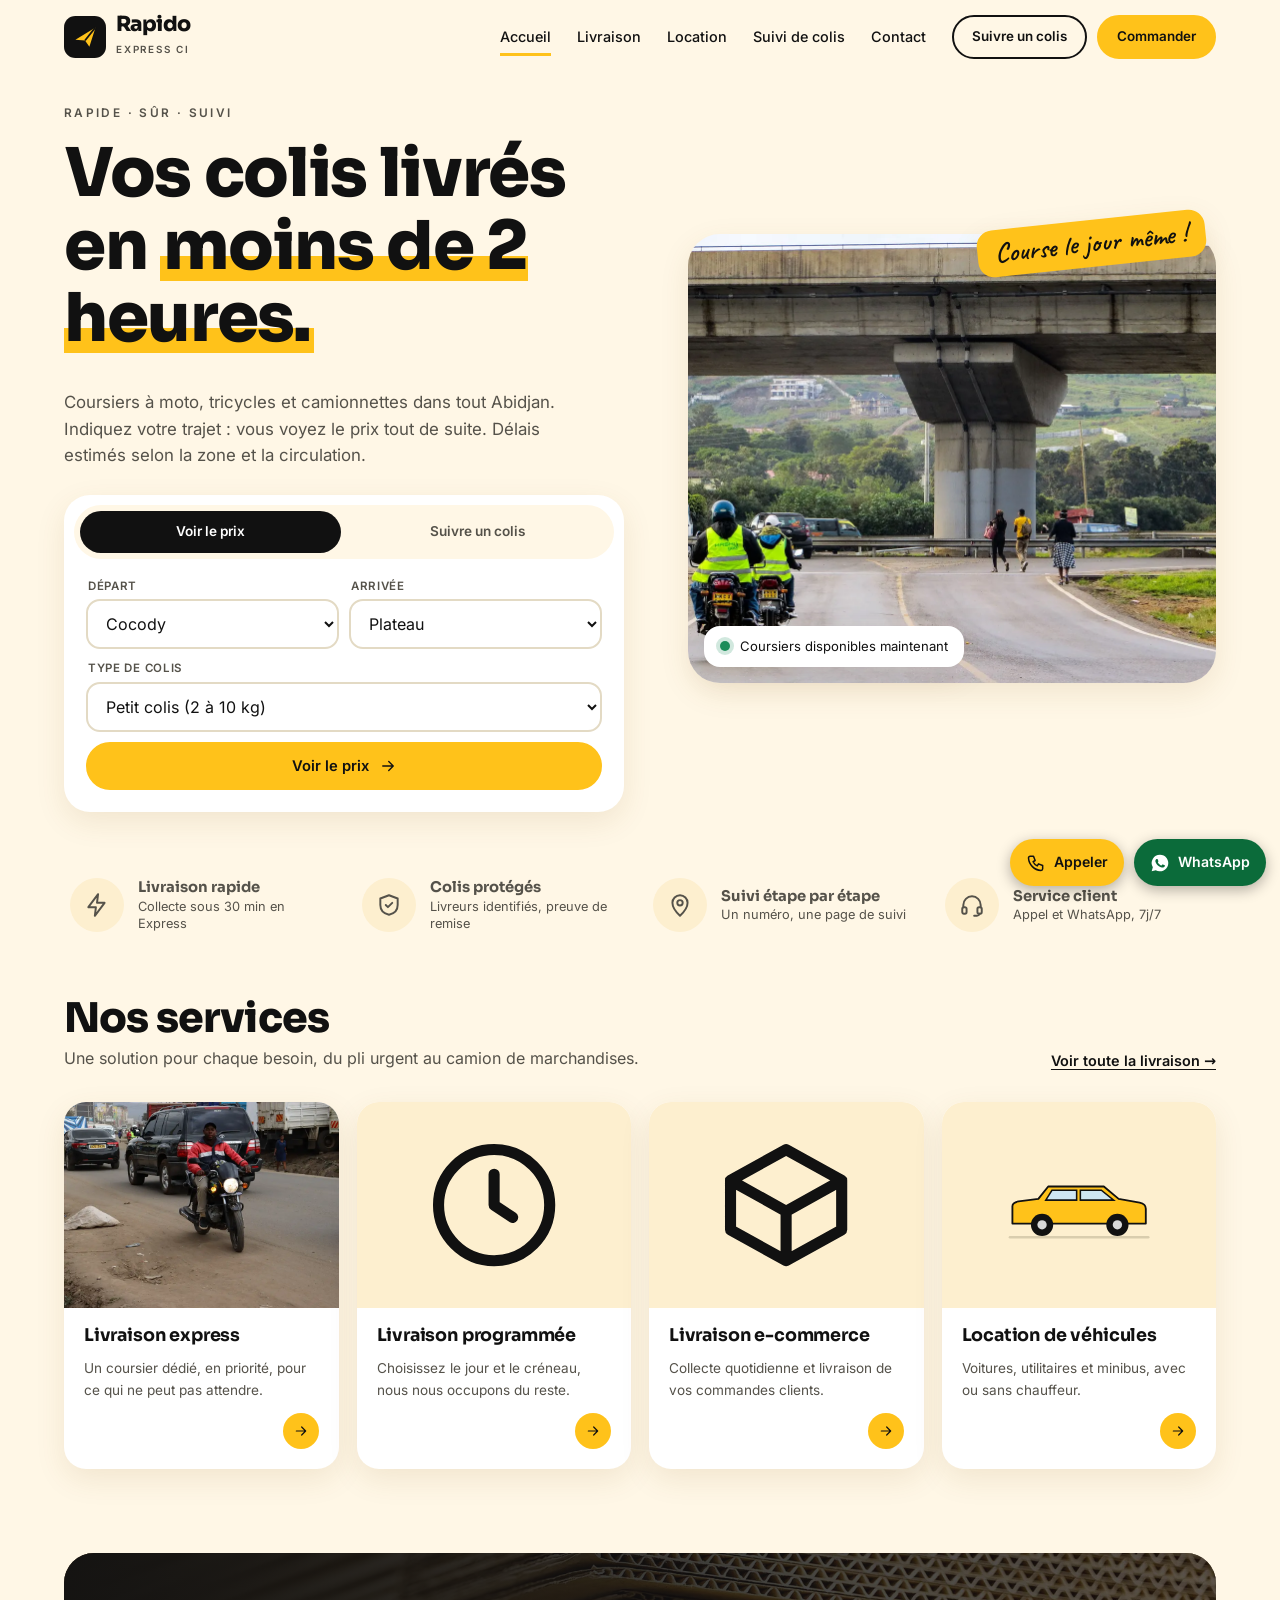
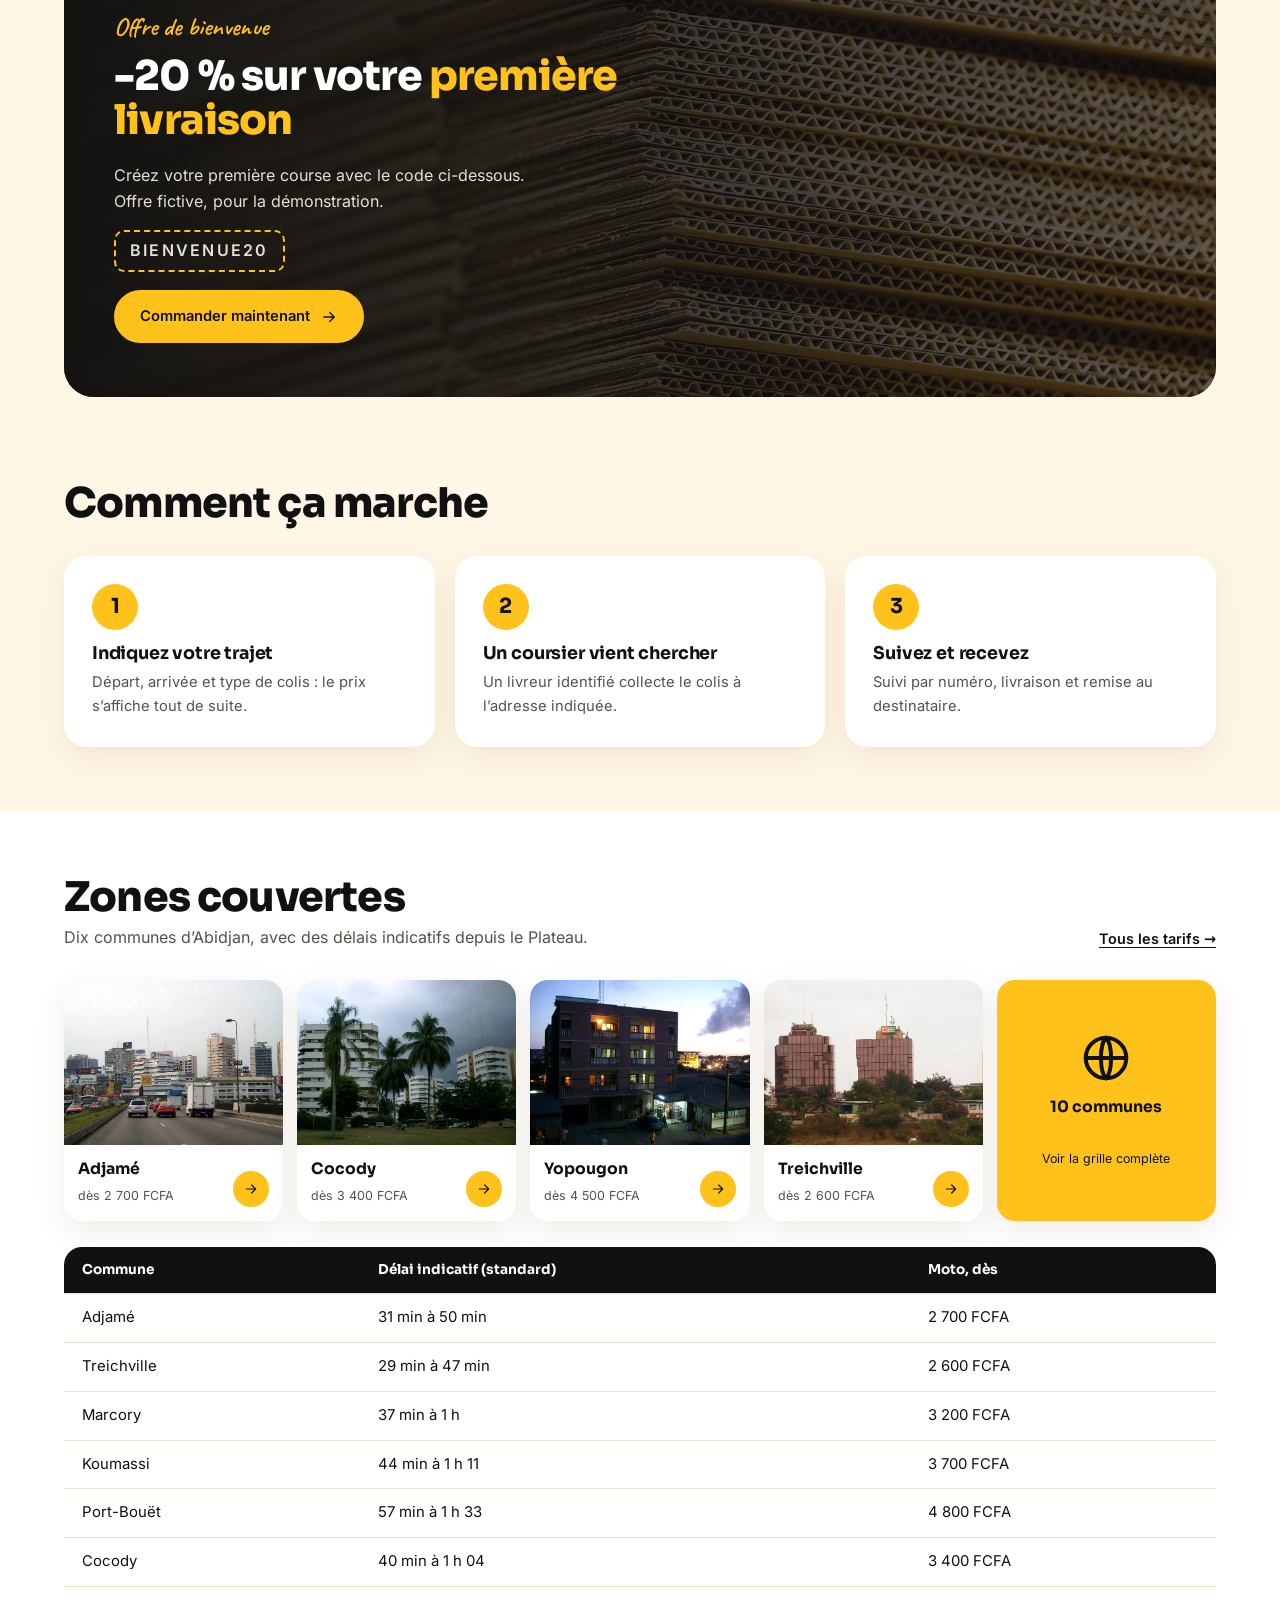
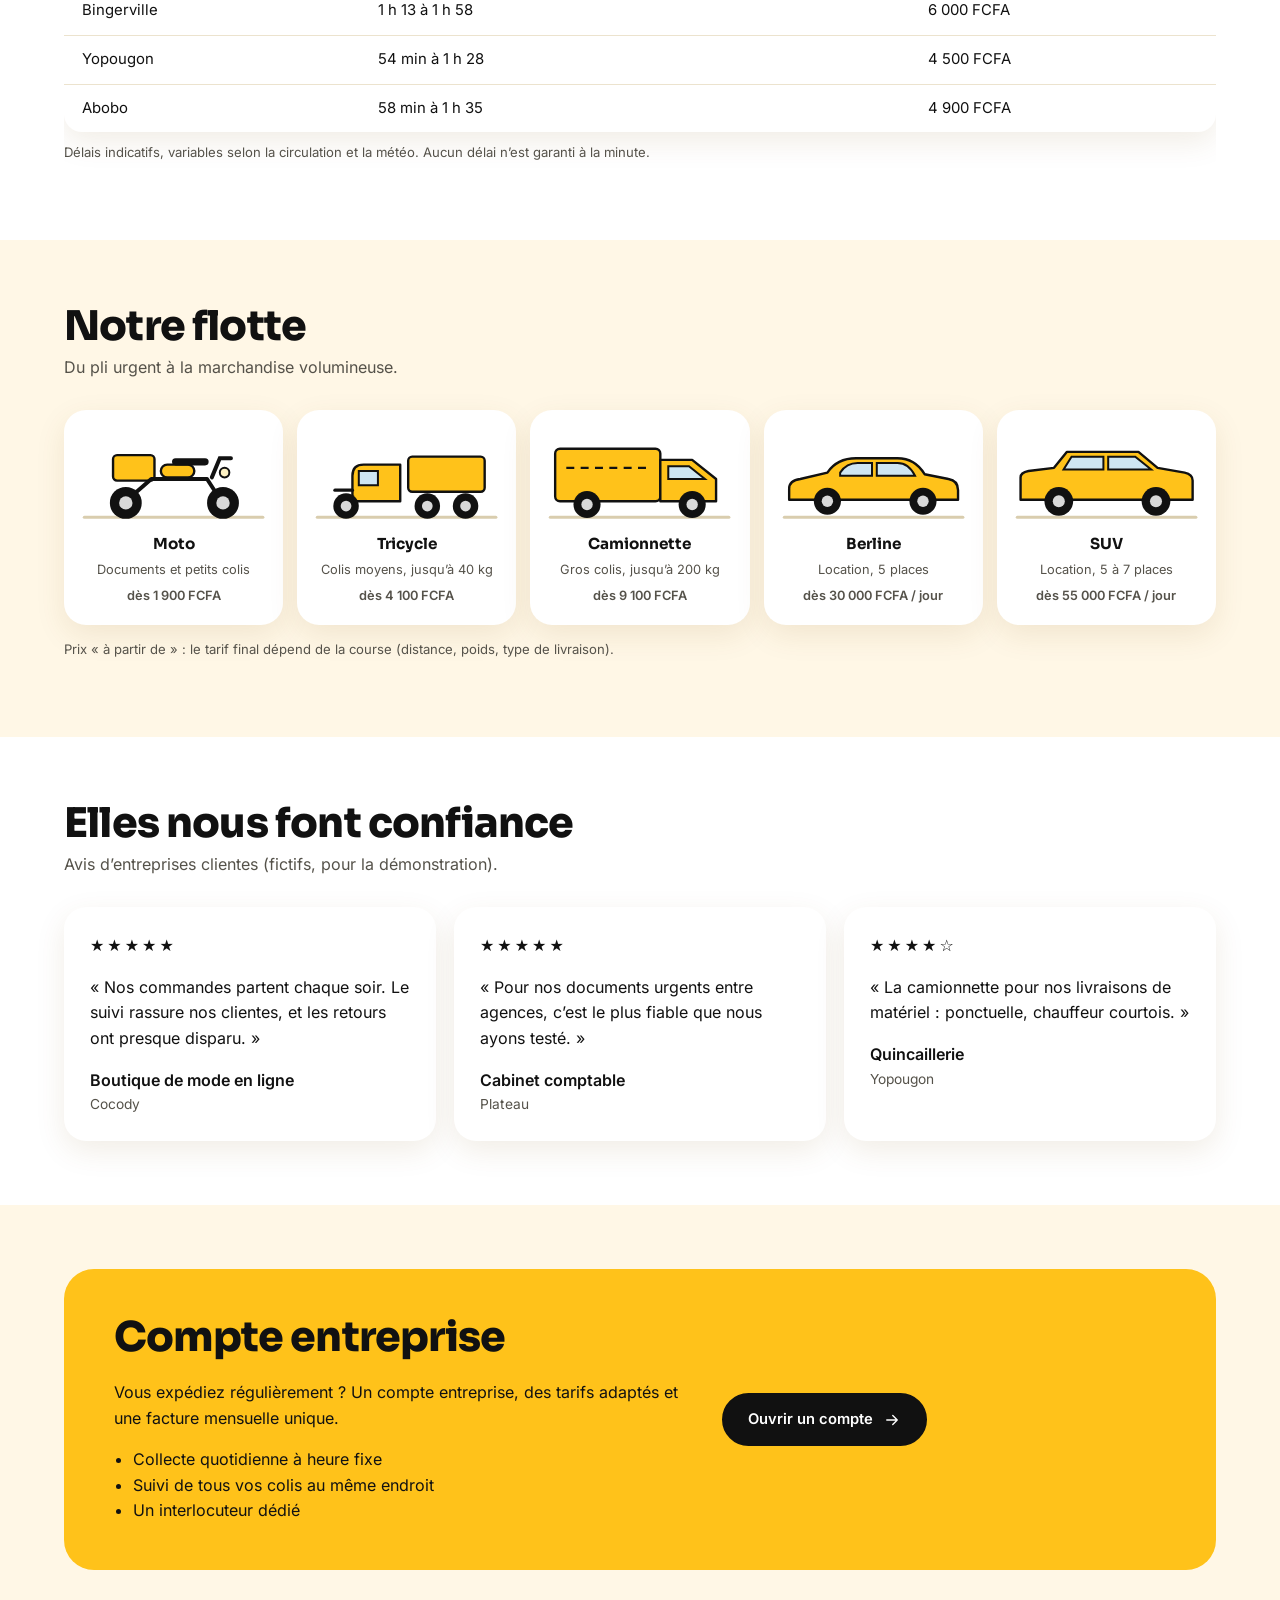
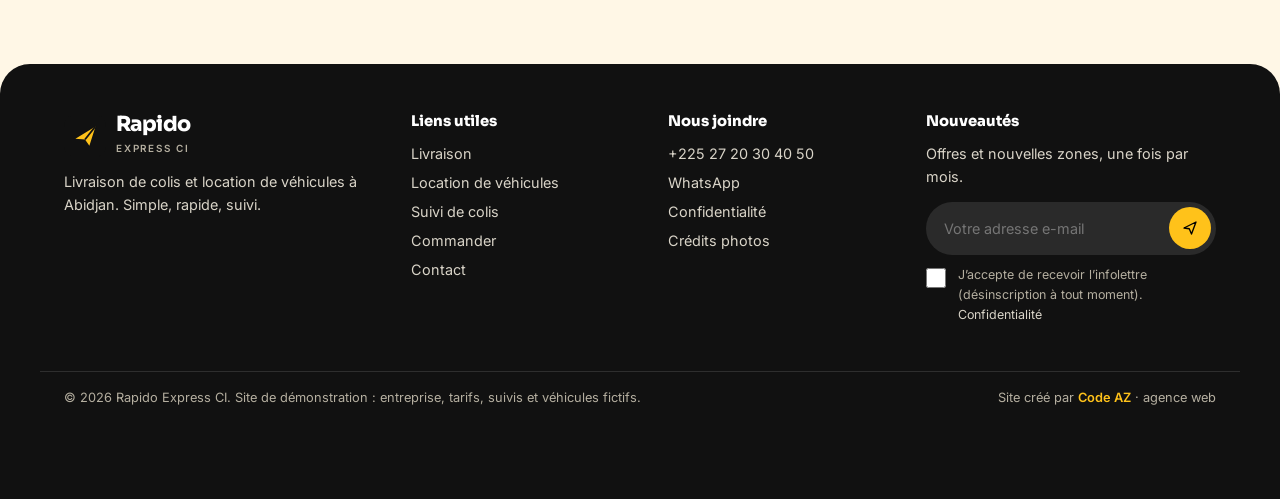
<file: index.html>
<!DOCTYPE html>
<html lang="fr">
<head>
<meta charset="utf-8">
<meta name="viewport" content="width=device-width, initial-scale=1">
<title>Rapido Express CI · Livraison de colis et location de véhicules à Abidjan</title>
<meta name="description" content="Livraison de colis à moto, tricycle et camionnette à Abidjan, suivi de colis et location de véhicules. Calculez votre prix en 20 secondes.">
<meta name="theme-color" content="#FFC21A">
<link rel="icon" href="favicon.svg" type="image/svg+xml">
<link rel="preload" href="fonts/sora-latin-800-normal.woff2" as="font" type="font/woff2" crossorigin>
<link rel="preload" href="fonts/inter-latin-400-normal.woff2" as="font" type="font/woff2" crossorigin>
<link rel="preload" href="img/hero.webp" as="image" type="image/webp">
<link rel="stylesheet" href="css/style.css">
<script type="application/ld+json">{"@context":"https://schema.org","@type":"Organization","name":"Rapido Express CI","description":"Livraison de colis et location de véhicules à Abidjan.","telephone":"+225 27 20 30 40 50","address":{"@type":"PostalAddress","addressLocality":"Abidjan","addressCountry":"CI"}}</script>
</head>
<body data-page="index">
<a class="skip" href="#contenu">Aller au contenu</a>
<header class="site-header"><div class="header-in">
<a class="brand" href="index.html" aria-label="Rapido Express CI, accueil"><svg viewBox="0 0 48 48" aria-hidden="true"><rect width="48" height="48" rx="13" fill="#111"/><path d="M13 27L36 13 29 35 24 28z" fill="#FFC21A"/><path d="M24 28L36 13" stroke="#111" stroke-width="2"/></svg><span><b>Rapido</b><small>Express CI</small></span></a>
<button class="menu-btn" type="button" aria-expanded="false" aria-controls="nav" aria-label="Ouvrir le menu"><svg class="" viewBox="0 0 24 24" fill="none" stroke="currentColor" stroke-width="1.8" stroke-linecap="round" stroke-linejoin="round" aria-hidden="true"><path d="M4 7h16M4 12h16M4 17h16"/></svg></button>
<nav class="nav" id="nav" aria-label="Navigation principale"><ul><li><a href="index.html" aria-current="page">Accueil</a></li><li><a href="livraison.html">Livraison</a></li><li><a href="location.html">Location</a></li><li><a href="suivi.html">Suivi de colis</a></li><li><a href="contact.html">Contact</a></li></ul><div class="acts"><a class="btn line sm" href="suivi.html">Suivre un colis</a><a class="btn sm" href="commander.html">Commander</a></div></nav>
</div></header>
<main id="contenu">

<section class="hero"><div class="wrap hero-grid">
<div><span class="eyebrow">Rapide · Sûr · Suivi</span><h1>Vos colis livrés en <em>moins de 2 heures.</em></h1>
<p class="lead">Coursiers à moto, tricycles et camionnettes dans tout Abidjan. Indiquez votre trajet : vous voyez le prix tout de suite. Délais estimés selon la zone et la circulation.</p>
<div class="quick"><div class="tabs" role="tablist" aria-label="Que voulez-vous faire ?"><button type="button" role="tab" id="t-prix" aria-selected="true" aria-controls="p-prix">Voir le prix</button><button type="button" role="tab" id="t-suivi" aria-selected="false" aria-controls="p-suivi">Suivre un colis</button></div>
<form id="p-prix" action="livraison.html" method="get" role="tabpanel" aria-labelledby="t-prix"><div class="row"><div class="f"><label for="q-d">Départ</label><select id="q-d" name="d"><option>Plateau</option><option>Adjamé</option><option>Treichville</option><option>Marcory</option><option>Koumassi</option><option>Port-Bouët</option><option selected>Cocody</option><option>Bingerville</option><option>Yopougon</option><option>Abobo</option></select></div><div class="f"><label for="q-a">Arrivée</label><select id="q-a" name="a"><option selected>Plateau</option><option>Adjamé</option><option>Treichville</option><option>Marcory</option><option>Koumassi</option><option>Port-Bouët</option><option>Cocody</option><option>Bingerville</option><option>Yopougon</option><option>Abobo</option></select></div></div>
<div class="f"><label for="q-p">Type de colis</label><select id="q-p" name="p"><option value="doc">Document ou enveloppe (jusqu’à 2 kg)</option><option value="petit" selected>Petit colis (2 à 10 kg)</option><option value="moyen">Colis moyen (10 à 40 kg)</option><option value="gros">Gros colis (40 à 200 kg)</option><option value="lourd">Plus de 200 kg (sur devis)</option></select></div><button class="btn block" type="submit">Voir le prix <svg class="" viewBox="0 0 24 24" fill="none" stroke="currentColor" stroke-width="1.8" stroke-linecap="round" stroke-linejoin="round" aria-hidden="true"><path d="M5 12h14M13 6l6 6-6 6"/></svg></button></form>
<form id="p-suivi" action="suivi.html" method="get" role="tabpanel" aria-labelledby="t-suivi" hidden><div class="f"><label for="q-n">Numéro de suivi</label><div class="pill-in"><input id="q-n" name="n" type="text" placeholder="Ex. : RX-240001" autocomplete="off" required><button type="submit" aria-label="Suivre ce colis"><svg class="" viewBox="0 0 24 24" fill="none" stroke="currentColor" stroke-width="1.8" stroke-linecap="round" stroke-linejoin="round" aria-hidden="true"><path d="M5 12h14M13 6l6 6-6 6"/></svg></button></div></div><p style="font-size:.82rem;color:var(--muted);margin:0 0 8px 4px">Essayez RX-240001 ou RX-240002 (numéros de démonstration).</p></form></div></div>
<div class="heropic"><span class="note-hand" aria-hidden="true">Course le jour même !</span><img src="img/hero.webp" width="1200" height="900" alt="Deux coursiers à moto en gilets jaunes réfléchissants sur une route, sous un pont" fetchpriority="high"><div class="chip"><i></i>Coursiers disponibles maintenant</div></div>
</div></section>

<section style="padding:6px 0 30px"><div class="wrap"><div class="feat">
<div><span class="ic"><svg class="" viewBox="0 0 24 24" fill="none" stroke="currentColor" stroke-width="1.8" stroke-linecap="round" stroke-linejoin="round" aria-hidden="true"><path d="M13 2L4 14h7l-1 8 9-12h-7z"/></svg></span><span><b>Livraison rapide</b><span>Collecte sous 30 min en Express</span></span></div>
<div><span class="ic"><svg class="" viewBox="0 0 24 24" fill="none" stroke="currentColor" stroke-width="1.8" stroke-linecap="round" stroke-linejoin="round" aria-hidden="true"><path d="M12 3l8 3v6c0 5-3.500 8-8 9-4.500-1-8-4-8-9V6z"/><path d="M9 12l2 2 4-4"/></svg></span><span><b>Colis protégés</b><span>Livreurs identifiés, preuve de remise</span></span></div>
<div><span class="ic"><svg class="" viewBox="0 0 24 24" fill="none" stroke="currentColor" stroke-width="1.8" stroke-linecap="round" stroke-linejoin="round" aria-hidden="true"><path d="M12 22s7-6.500 7-12a7 7 0 0 0-14 0c0 5.500 7 12 7 12z"/><circle cx="12" cy="10" r="2.500"/></svg></span><span><b>Suivi étape par étape</b><span>Un numéro, une page de suivi</span></span></div>
<div><span class="ic"><svg class="" viewBox="0 0 24 24" fill="none" stroke="currentColor" stroke-width="1.8" stroke-linecap="round" stroke-linejoin="round" aria-hidden="true"><path d="M4 14v-2a8 8 0 0 1 16 0v2"/><rect x="3" y="14" width="4" height="6" rx="1.500"/><rect x="17" y="14" width="4" height="6" rx="1.500"/><path d="M19 20c0 1.500-2 2-5 2"/></svg></span><span><b>Service client</b><span>Appel et WhatsApp, 7j/7</span></span></div>
</div></div></section>

<section style="padding-top:24px"><div class="wrap">
<div class="head"><div><h2>Nos services</h2><p>Une solution pour chaque besoin, du pli urgent au camion de marchandises.</p></div><a class="more" href="livraison.html">Voir toute la livraison →</a></div>
<div class="svc">
<a class="scard" href="livraison.html"><div class="pic"><img src="img/moto.webp" width="800" height="600" alt="Motard roulant dans la circulation, à côté d’un 4×4 noir" loading="lazy"></div><div class="t"><h3>Livraison express</h3><p>Un coursier dédié, en priorité, pour ce qui ne peut pas attendre.</p><span class="go"><svg class="" viewBox="0 0 24 24" fill="none" stroke="currentColor" stroke-width="1.8" stroke-linecap="round" stroke-linejoin="round" aria-hidden="true"><path d="M5 12h14M13 6l6 6-6 6"/></svg></span></div></a>
<a class="scard" href="commander.html"><div class="pic"><svg class="" viewBox="0 0 24 24" fill="none" stroke="currentColor" stroke-width="1.8" stroke-linecap="round" stroke-linejoin="round" aria-hidden="true"><circle cx="12" cy="12" r="9"/><path d="M12 7v5l3 2"/></svg></div><div class="t"><h3>Livraison programmée</h3><p>Choisissez le jour et le créneau, nous nous occupons du reste.</p><span class="go"><svg class="" viewBox="0 0 24 24" fill="none" stroke="currentColor" stroke-width="1.8" stroke-linecap="round" stroke-linejoin="round" aria-hidden="true"><path d="M5 12h14M13 6l6 6-6 6"/></svg></span></div></a>
<a class="scard" href="livraison.html#entreprise"><div class="pic"><svg class="" viewBox="0 0 24 24" fill="none" stroke="currentColor" stroke-width="1.8" stroke-linecap="round" stroke-linejoin="round" aria-hidden="true"><path d="M3 8l9-5 9 5v8l-9 5-9-5zM3 8l9 5 9-5M12 13v8"/></svg></div><div class="t"><h3>Livraison e-commerce</h3><p>Collecte quotidienne et livraison de vos commandes clients.</p><span class="go"><svg class="" viewBox="0 0 24 24" fill="none" stroke="currentColor" stroke-width="1.8" stroke-linecap="round" stroke-linejoin="round" aria-hidden="true"><path d="M5 12h14M13 6l6 6-6 6"/></svg></span></div></a>
<a class="scard" href="location.html"><div class="pic"><svg viewBox="0 0 240 120" role="img" aria-label="Illustration d’un véhicule" xmlns="http://www.w3.org/2000/svg"><path d="M8 112H232" stroke="#D9CDAE" stroke-width="4" stroke-linecap="round"/><path d="M12 90V62Q12 56 22 54L54 50L70 30H160L184 50L218 56Q228 58 228 66V90H12Z" fill="#FFC21A" stroke="#111" stroke-width="3" stroke-linejoin="round"/><path d="M76 36H116V52H66Z" fill="#CFE6F2" stroke="#111" stroke-width="2.500"/><path d="M122 36H156L176 52H122Z" fill="#CFE6F2" stroke="#111" stroke-width="2.500"/><circle cx="60" cy="92" r="18" fill="#111"/><circle cx="60" cy="92" r="7.56" fill="#D9D9D9"/><circle cx="182" cy="92" r="18" fill="#111"/><circle cx="182" cy="92" r="7.56" fill="#D9D9D9"/></svg></div><div class="t"><h3>Location de véhicules</h3><p>Voitures, utilitaires et minibus, avec ou sans chauffeur.</p><span class="go"><svg class="" viewBox="0 0 24 24" fill="none" stroke="currentColor" stroke-width="1.8" stroke-linecap="round" stroke-linejoin="round" aria-hidden="true"><path d="M5 12h14M13 6l6 6-6 6"/></svg></span></div></a>
</div></div></section>
<style>.scard .pic>svg{width:54%;height:auto;color:var(--noir)}.scard .pic{color:var(--noir)}</style>

<section style="padding:20px 0"><div class="wrap"><div class="promo"><img src="img/colis.webp" width="1600" height="867" alt="Gros plan sur des cartons ondulés empilés" loading="lazy"><div><span class="tagoffer">Offre de bienvenue</span><h2>-20 % sur votre <em>première livraison</em></h2><p>Créez votre première course avec le code ci-dessous. Offre fictive, pour la démonstration.</p><p class="code">BIENVENUE20</p><br><a class="btn " href="commander.html">Commander maintenant <svg class="" viewBox="0 0 24 24" fill="none" stroke="currentColor" stroke-width="1.8" stroke-linecap="round" stroke-linejoin="round" aria-hidden="true"><path d="M5 12h14M13 6l6 6-6 6"/></svg></a></div></div></div></section>

<section><div class="wrap">
<div class="head"><div><h2>Comment ça marche</h2></div></div>
<div class="steps3"><div><b class="n">1</b><h3>Indiquez votre trajet</h3><p>Départ, arrivée et type de colis : le prix s’affiche tout de suite.</p></div><div><b class="n">2</b><h3>Un coursier vient chercher</h3><p>Un livreur identifié collecte le colis à l’adresse indiquée.</p></div><div><b class="n">3</b><h3>Suivez et recevez</h3><p>Suivi par numéro, livraison et remise au destinataire.</p></div></div>
</div></section>

<section class="white"><div class="wrap">
<div class="head"><div><h2>Zones couvertes</h2><p>Dix communes d’Abidjan, avec des délais indicatifs depuis le Plateau.</p></div><a class="more" href="livraison.html#zones">Tous les tarifs →</a></div>
<div class="zones">
<a class="zone" href="livraison.html?d=Plateau&a=Adjamé"><img src="img/z-plateau.webp" width="700" height="525" alt="Boulevard du Plateau à Abidjan avec tours et voitures" loading="lazy"><div class="b"><span><b>Adjamé</b><small>dès 2 700 FCFA</small></span><span class="go"><svg class="" viewBox="0 0 24 24" fill="none" stroke="currentColor" stroke-width="1.8" stroke-linecap="round" stroke-linejoin="round" aria-hidden="true"><path d="M5 12h14M13 6l6 6-6 6"/></svg></span></div></a>
<a class="zone" href="livraison.html?d=Plateau&a=Cocody"><img src="img/z-riviera.webp" width="700" height="525" alt="Résidences blanches entourées de palmiers sous un ciel orageux" loading="lazy"><div class="b"><span><b>Cocody</b><small>dès 3 400 FCFA</small></span><span class="go"><svg class="" viewBox="0 0 24 24" fill="none" stroke="currentColor" stroke-width="1.8" stroke-linecap="round" stroke-linejoin="round" aria-hidden="true"><path d="M5 12h14M13 6l6 6-6 6"/></svg></span></div></a>
<a class="zone" href="livraison.html?d=Plateau&a=Yopougon"><img src="img/z-yopougon.webp" width="700" height="525" alt="Petit immeuble éclairé au crépuscule" loading="lazy"><div class="b"><span><b>Yopougon</b><small>dès 4 500 FCFA</small></span><span class="go"><svg class="" viewBox="0 0 24 24" fill="none" stroke="currentColor" stroke-width="1.8" stroke-linecap="round" stroke-linejoin="round" aria-hidden="true"><path d="M5 12h14M13 6l6 6-6 6"/></svg></span></div></a>
<a class="zone" href="livraison.html?d=Plateau&a=Treichville"><img src="img/z-treichville.webp" width="700" height="525" alt="Deux tours roses sur fond de ciel clair" loading="lazy"><div class="b"><span><b>Treichville</b><small>dès 2 600 FCFA</small></span><span class="go"><svg class="" viewBox="0 0 24 24" fill="none" stroke="currentColor" stroke-width="1.8" stroke-linecap="round" stroke-linejoin="round" aria-hidden="true"><path d="M5 12h14M13 6l6 6-6 6"/></svg></span></div></a>
<a class="zone all" href="livraison.html#zones"><div><svg class="" viewBox="0 0 24 24" fill="none" stroke="currentColor" stroke-width="1.8" stroke-linecap="round" stroke-linejoin="round" aria-hidden="true"><circle cx="12" cy="12" r="9"/><path d="M3 12h18M12 3c3 3 3 15 0 18M12 3c-3 3-3 15 0 18"/></svg><b style="font-family:var(--head)">10 communes</b><br><small>Voir la grille complète</small></div></a>
</div>
<div style="margin-top:26px;overflow-x:auto"><table><caption class="vh">Délais et tarifs depuis le Plateau</caption><thead><tr><th scope="col">Commune</th><th scope="col">Délai indicatif (standard)</th><th scope="col">Moto, dès</th></tr></thead><tbody>
<tr><td>Adjamé</td><td>31 min à 50 min</td><td>2 700 FCFA</td></tr>
<tr><td>Treichville</td><td>29 min à 47 min</td><td>2 600 FCFA</td></tr>
<tr><td>Marcory</td><td>37 min à 1 h</td><td>3 200 FCFA</td></tr>
<tr><td>Koumassi</td><td>44 min à 1 h 11</td><td>3 700 FCFA</td></tr>
<tr><td>Port-Bouët</td><td>57 min à 1 h 33</td><td>4 800 FCFA</td></tr>
<tr><td>Cocody</td><td>40 min à 1 h 04</td><td>3 400 FCFA</td></tr>
<tr><td>Bingerville</td><td>1 h 13 à 1 h 58</td><td>6 000 FCFA</td></tr>
<tr><td>Yopougon</td><td>54 min à 1 h 28</td><td>4 500 FCFA</td></tr>
<tr><td>Abobo</td><td>58 min à 1 h 35</td><td>4 900 FCFA</td></tr>
</tbody></table><p style="font-size:.82rem;color:var(--muted);margin-top:10px">Délais indicatifs, variables selon la circulation et la météo. Aucun délai n’est garanti à la minute.</p></div>
</div></section>

<section><div class="wrap">
<div class="head"><div><h2>Notre flotte</h2><p>Du pli urgent à la marchandise volumineuse.</p></div></div>
<div class="fleet">
<div><svg viewBox="0 0 240 120" role="img" aria-label="Illustration d’un véhicule" xmlns="http://www.w3.org/2000/svg"><path d="M8 112H232" stroke="#D9CDAE" stroke-width="4" stroke-linecap="round"/><rect x="44" y="34" width="52" height="32" rx="5" fill="#FFC21A" stroke="#111" stroke-width="3" stroke-linejoin="round"/><path d="M60 92L92 64H130L162 64L180 92" fill="none" stroke="#111" stroke-width="5" stroke-linejoin="round"/><rect x="104" y="46" width="42" height="16" rx="8" fill="#FFC21A" stroke="#111" stroke-width="3" stroke-linejoin="round"/><rect x="118" y="38" width="46" height="9" rx="4.500" fill="#111"/><path d="M168 62L178 38H192" fill="none" stroke="#111" stroke-width="5" stroke-linecap="round"/><circle cx="184" cy="56" r="6" fill="#FFF3C4" stroke="#111" stroke-width="2.500"/><circle cx="60" cy="94" r="20" fill="#111"/><circle cx="60" cy="94" r="8.4" fill="#D9D9D9"/><circle cx="182" cy="94" r="20" fill="#111"/><circle cx="182" cy="94" r="8.4" fill="#D9D9D9"/></svg><b>Moto</b><span>Documents et petits colis</span><br><span class="pr">dès 1 900 FCFA</span></div>
<div><svg viewBox="0 0 240 120" role="img" aria-label="Illustration d’un véhicule" xmlns="http://www.w3.org/2000/svg"><path d="M8 112H232" stroke="#D9CDAE" stroke-width="4" stroke-linecap="round"/><rect x="122" y="36" width="96" height="44" rx="5" fill="#FFC21A" stroke="#111" stroke-width="3" stroke-linejoin="round"/><path d="M52 92V60Q52 46 66 46H112V92Z" fill="#FFC21A" stroke="#111" stroke-width="3" stroke-linejoin="round"/><path d="M60 54H84V72H60Z" fill="#CFE6F2" stroke="#111" stroke-width="2.500"/><path d="M30 78H52" stroke="#111" stroke-width="4" stroke-linecap="round"/><circle cx="44" cy="98" r="16" fill="#111"/><circle cx="44" cy="98" r="6.72" fill="#D9D9D9"/><circle cx="146" cy="98" r="16" fill="#111"/><circle cx="146" cy="98" r="6.72" fill="#D9D9D9"/><circle cx="194" cy="98" r="16" fill="#111"/><circle cx="194" cy="98" r="6.72" fill="#D9D9D9"/></svg><b>Tricycle</b><span>Colis moyens, jusqu’à 40 kg</span><br><span class="pr">dès 4 100 FCFA</span></div>
<div><svg viewBox="0 0 240 120" role="img" aria-label="Illustration d’un véhicule" xmlns="http://www.w3.org/2000/svg"><path d="M8 112H232" stroke="#D9CDAE" stroke-width="4" stroke-linecap="round"/><rect x="14" y="26" width="132" height="66" rx="6" fill="#FFC21A" stroke="#111" stroke-width="3" stroke-linejoin="round"/><path d="M146 40H186L216 64V92H146Z" fill="#FFC21A" stroke="#111" stroke-width="3" stroke-linejoin="round"/><path d="M156 48H182L202 64H156Z" fill="#CFE6F2" stroke="#111" stroke-width="2.500"/><path d="M28 50H132" stroke="#111" stroke-width="3" stroke-dasharray="10 8"/><circle cx="54" cy="96" r="17" fill="#111"/><circle cx="54" cy="96" r="7.14" fill="#D9D9D9"/><circle cx="186" cy="96" r="17" fill="#111"/><circle cx="186" cy="96" r="7.14" fill="#D9D9D9"/></svg><b>Camionnette</b><span>Gros colis, jusqu’à 200 kg</span><br><span class="pr">dès 9 100 FCFA</span></div>
<div><svg viewBox="0 0 240 120" role="img" aria-label="Illustration d’un véhicule" xmlns="http://www.w3.org/2000/svg"><path d="M8 112H232" stroke="#D9CDAE" stroke-width="4" stroke-linecap="round"/><path d="M14 88V76Q14 66 28 64L62 56Q74 38 98 38H150Q172 38 184 58L214 64Q226 66 226 78V90H14Z" fill="#FFC21A" stroke="#111" stroke-width="3" stroke-linejoin="round"/><path d="M78 56Q86 44 100 44H118V60H78Z" fill="#CFE6F2" stroke="#111" stroke-width="2.500"/><path d="M124 44H150Q164 44 172 60H124Z" fill="#CFE6F2" stroke="#111" stroke-width="2.500"/><circle cx="62" cy="92" r="17" fill="#111"/><circle cx="62" cy="92" r="7.14" fill="#D9D9D9"/><circle cx="182" cy="92" r="17" fill="#111"/><circle cx="182" cy="92" r="7.14" fill="#D9D9D9"/></svg><b>Berline</b><span>Location, 5 places</span><br><span class="pr">dès 30 000 FCFA / jour</span></div>
<div><svg viewBox="0 0 240 120" role="img" aria-label="Illustration d’un véhicule" xmlns="http://www.w3.org/2000/svg"><path d="M8 112H232" stroke="#D9CDAE" stroke-width="4" stroke-linecap="round"/><path d="M12 90V62Q12 56 22 54L54 50L70 30H160L184 50L218 56Q228 58 228 66V90H12Z" fill="#FFC21A" stroke="#111" stroke-width="3" stroke-linejoin="round"/><path d="M76 36H116V52H66Z" fill="#CFE6F2" stroke="#111" stroke-width="2.500"/><path d="M122 36H156L176 52H122Z" fill="#CFE6F2" stroke="#111" stroke-width="2.500"/><circle cx="60" cy="92" r="18" fill="#111"/><circle cx="60" cy="92" r="7.56" fill="#D9D9D9"/><circle cx="182" cy="92" r="18" fill="#111"/><circle cx="182" cy="92" r="7.56" fill="#D9D9D9"/></svg><b>SUV</b><span>Location, 5 à 7 places</span><br><span class="pr">dès 55 000 FCFA / jour</span></div>
</div><p style="font-size:.82rem;color:var(--muted);margin-top:14px">Prix « à partir de » : le tarif final dépend de la course (distance, poids, type de livraison).</p></div></section>

<section class="white"><div class="wrap">
<div class="head"><div><h2>Elles nous font confiance</h2><p>Avis d’entreprises clientes (fictifs, pour la démonstration).</p></div></div>
<div class="reviews">
<figure class="review"><p class="st" role="img" aria-label="5 étoiles sur 5">★★★★★</p><p>« Nos commandes partent chaque soir. Le suivi rassure nos clientes, et les retours ont presque disparu. »</p><footer>Boutique de mode en ligne<span>Cocody</span></footer></figure>
<figure class="review"><p class="st" role="img" aria-label="5 étoiles sur 5">★★★★★</p><p>« Pour nos documents urgents entre agences, c’est le plus fiable que nous ayons testé. »</p><footer>Cabinet comptable<span>Plateau</span></footer></figure>
<figure class="review"><p class="st" role="img" aria-label="4 étoiles sur 5">★★★★☆</p><p>« La camionnette pour nos livraisons de matériel : ponctuelle, chauffeur courtois. »</p><footer>Quincaillerie<span>Yopougon</span></footer></figure>
</div></div></section>

<section><div class="wrap"><div class="biz"><div><h2>Compte entreprise</h2><p>Vous expédiez régulièrement ? Un compte entreprise, des tarifs adaptés et une facture mensuelle unique.</p><ul><li>Collecte quotidienne à heure fixe</li><li>Suivi de tous vos colis au même endroit</li><li>Un interlocuteur dédié</li></ul></div><div><a class="btn dark" href="contact.html#entreprise">Ouvrir un compte <svg class="" viewBox="0 0 24 24" fill="none" stroke="currentColor" stroke-width="1.8" stroke-linecap="round" stroke-linejoin="round" aria-hidden="true"><path d="M5 12h14M13 6l6 6-6 6"/></svg></a></div></div></div></section>
</main>
<footer class="site-footer"><div class="foot">
<div><a class="brand" href="index.html"><svg viewBox="0 0 48 48" aria-hidden="true"><rect width="48" height="48" rx="13" fill="#111"/><path d="M13 27L36 13 29 35 24 28z" fill="#FFC21A"/><path d="M24 28L36 13" stroke="#111" stroke-width="2"/></svg><span><b>Rapido</b><small>Express CI</small></span></a><p>Livraison de colis et location de véhicules à Abidjan. Simple, rapide, suivi.</p></div>
<div><h2>Liens utiles</h2><a href="livraison.html">Livraison</a><a href="location.html">Location de véhicules</a><a href="suivi.html">Suivi de colis</a><a href="commander.html">Commander</a><a href="contact.html">Contact</a></div>
<div><h2>Nous joindre</h2><a href="tel:+22527203040500">+225 27 20 30 40 50</a><a href="https://wa.me/2250700000000" rel="noopener">WhatsApp</a><a href="confidentialite.html">Confidentialité</a><a href="confidentialite.html#credits">Crédits photos</a></div>
<div><h2>Nouveautés</h2><p>Offres et nouvelles zones, une fois par mois.</p>
<form id="newsletter" novalidate aria-label="Inscription à l’infolettre"><label class="vh" for="nl-mail">Votre adresse e-mail</label><div class="nl"><input id="nl-mail" type="email" placeholder="Votre adresse e-mail" autocomplete="email" required><button type="submit" aria-label="Je m’inscris"><svg class="" viewBox="0 0 24 24" fill="none" stroke="currentColor" stroke-width="1.8" stroke-linecap="round" stroke-linejoin="round" aria-hidden="true"><path d="M4 12l16-8-6 16-3-7z"/></svg></button></div>
<p class="err" data-err-for="nl-mail">Indiquez une adresse e-mail valide.</p>
<div class="check"><input id="nl-ok" type="checkbox" required><label for="nl-ok">J’accepte de recevoir l’infolettre (désinscription à tout moment). <a href="confidentialite.html" style="display:inline">Confidentialité</a></label></div><p class="err" data-err-for="nl-ok">Le consentement est nécessaire.</p>
<p class="okm" role="status">Merci, votre inscription est prise en compte. (Démonstration : rien n’est envoyé.)</p></form></div>
</div>
<div class="legal"><span>© 2026 Rapido Express CI. Site de démonstration : entreprise, tarifs, suivis et véhicules fictifs.</span><span class="signature">Site créé par <a href="https://agnissanisaac.com" rel="noopener">Code AZ</a> · agence web</span></div>
</footer>
<div class="fab"><a class="call" href="tel:+22527203040500" aria-label="Appeler le +225 27 20 30 40 50"><svg class="" viewBox="0 0 24 24" fill="none" stroke="currentColor" stroke-width="1.8" stroke-linecap="round" stroke-linejoin="round" aria-hidden="true"><path d="M5 4h4l2 5-2.500 1.500a11 11 0 0 0 5 5L15 13l5 2v4a2 2 0 0 1-2 2A16 16 0 0 1 3 6a2 2 0 0 1 2-2z"/></svg><span>Appeler</span></a><a class="wa" href="https://wa.me/2250700000000" rel="noopener" aria-label="Écrire sur WhatsApp"><svg viewBox="0 0 24 24" fill="currentColor" aria-hidden="true"><path d="M12 2a10 10 0 0 0-8.6 15.1L2 22l5-1.3A10 10 0 1 0 12 2zm5.3 14.2c-.2.6-1.3 1.2-1.8 1.2-.5.1-1 .2-3.300-.7-2.800-1.200-4.600-4-4.700-4.200-.1-.2-1.100-1.500-1.100-2.800s.7-2 1-2.300c.2-.3.500-.3.700-.3h.5c.2 0 .4 0 .6.5l.8 2c.1.2.1.4 0 .5l-.4.6c-.1.2-.3.3-.1.6.2.3.8 1.300 1.700 2.100 1.100 1 2.100 1.300 2.400 1.500.3.1.4.1.6-.1l.8-1c.2-.3.4-.2.6-.1l1.900.9c.3.1.5.2.5.3.1.2.1.8-.1 1.400z"/></svg><span>WhatsApp</span></a></div>
<script src="js/data.js"></script>
<script src="js/main.js" defer></script>
</body>
</html>
</file>
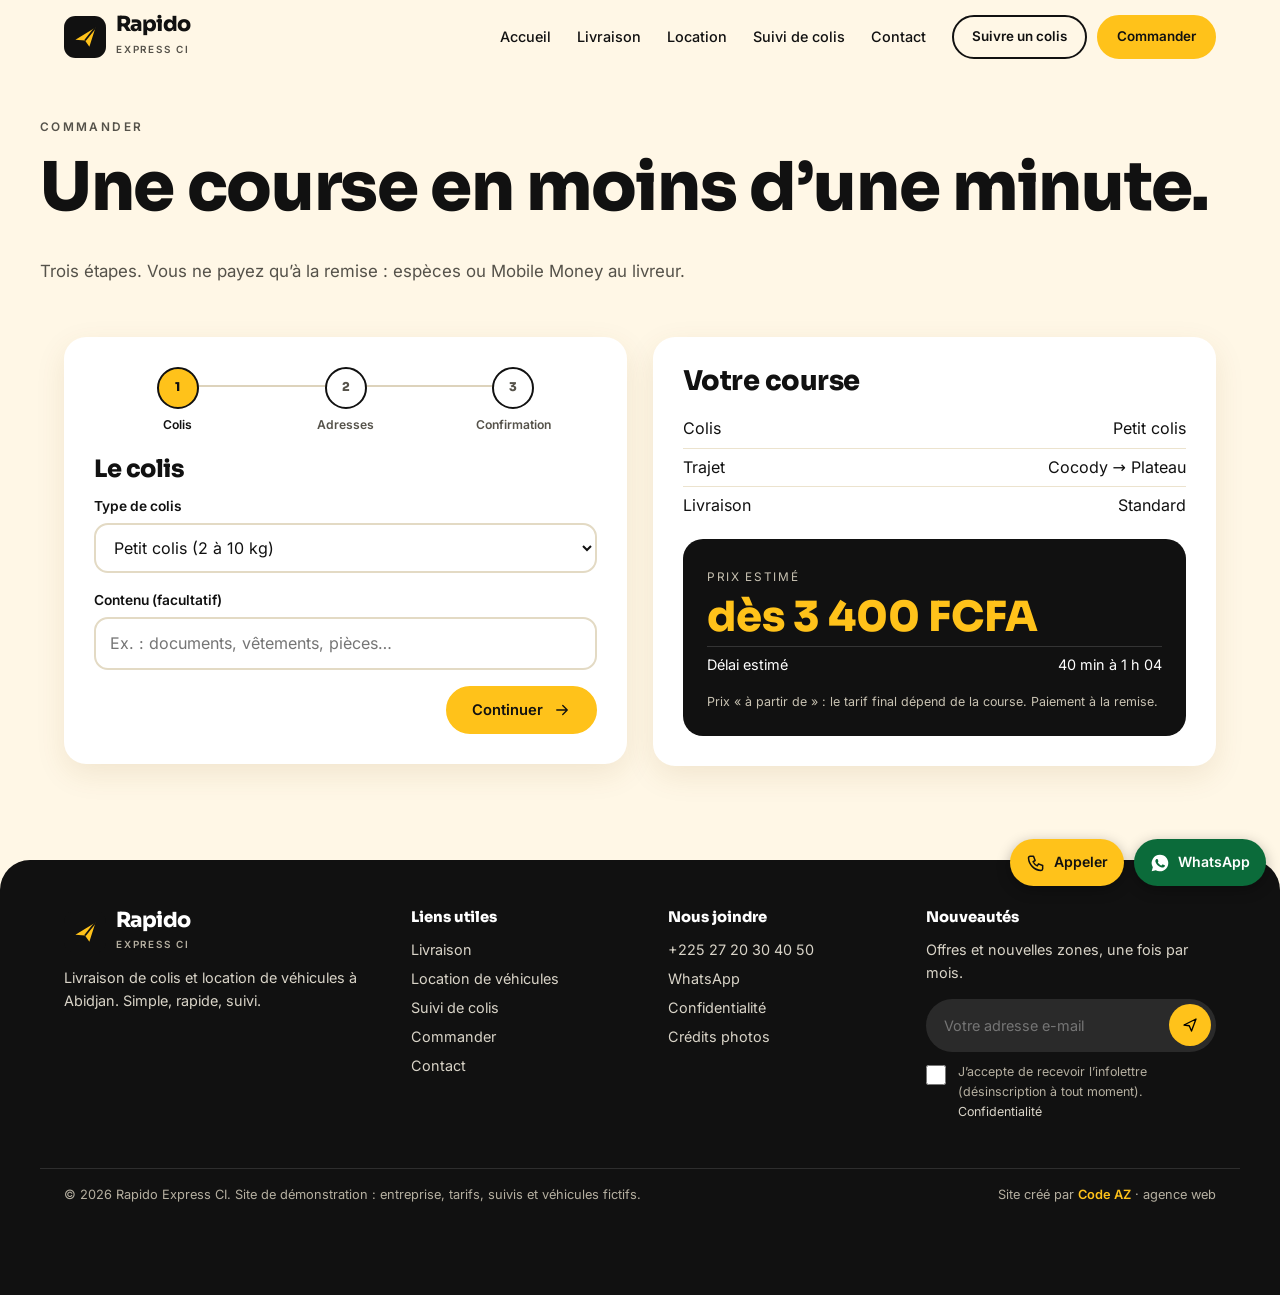
<file: commander.html>
<!DOCTYPE html>
<html lang="fr">
<head>
<meta charset="utf-8">
<meta name="viewport" content="width=device-width, initial-scale=1">
<title>Commander une course ou une livraison · Rapido Express CI</title>
<meta name="description" content="Commandez une livraison en trois étapes : colis, adresses et type de livraison, coordonnées. Numéro de suivi immédiat.">
<meta name="theme-color" content="#FFC21A">
<link rel="icon" href="favicon.svg" type="image/svg+xml">
<link rel="preload" href="fonts/sora-latin-800-normal.woff2" as="font" type="font/woff2" crossorigin>
<link rel="preload" href="fonts/inter-latin-400-normal.woff2" as="font" type="font/woff2" crossorigin>
<link rel="stylesheet" href="css/style.css">
</head>
<body data-page="commander">
<a class="skip" href="#contenu">Aller au contenu</a>
<header class="site-header"><div class="header-in">
<a class="brand" href="index.html" aria-label="Rapido Express CI, accueil"><svg viewBox="0 0 48 48" aria-hidden="true"><rect width="48" height="48" rx="13" fill="#111"/><path d="M13 27L36 13 29 35 24 28z" fill="#FFC21A"/><path d="M24 28L36 13" stroke="#111" stroke-width="2"/></svg><span><b>Rapido</b><small>Express CI</small></span></a>
<button class="menu-btn" type="button" aria-expanded="false" aria-controls="nav" aria-label="Ouvrir le menu"><svg class="" viewBox="0 0 24 24" fill="none" stroke="currentColor" stroke-width="1.8" stroke-linecap="round" stroke-linejoin="round" aria-hidden="true"><path d="M4 7h16M4 12h16M4 17h16"/></svg></button>
<nav class="nav" id="nav" aria-label="Navigation principale"><ul><li><a href="index.html">Accueil</a></li><li><a href="livraison.html">Livraison</a></li><li><a href="location.html">Location</a></li><li><a href="suivi.html">Suivi de colis</a></li><li><a href="contact.html">Contact</a></li></ul><div class="acts"><a class="btn line sm" href="suivi.html">Suivre un colis</a><a class="btn sm" href="commander.html">Commander</a></div></nav>
</div></header>
<main id="contenu">

<div class="wrap page-title"><span class="eyebrow">Commander</span><h1>Une course en moins d’une minute.</h1><p>Trois étapes. Vous ne payez qu’à la remise : espèces ou Mobile Money au livreur.</p></div>
<section style="padding-top:26px"><div class="wrap two">
<form class="card" id="order" novalidate aria-label="Commande de livraison">
<ol class="progress" aria-label="Progression"><li data-n="1" class="on">Colis</li><li data-n="2">Adresses</li><li data-n="3">Confirmation</li></ol>
<div class="step on"><h2 tabindex="-1" style="font-size:1.5rem">Le colis</h2>
<div class="field"><label class="f" for="o-p">Type de colis</label><select id="o-p"><option value="doc">Document ou enveloppe (jusqu’à 2 kg)</option><option value="petit" selected>Petit colis (2 à 10 kg)</option><option value="moyen">Colis moyen (10 à 40 kg)</option><option value="gros">Gros colis (40 à 200 kg)</option><option value="lourd">Plus de 200 kg (sur devis)</option></select></div>
<div class="field"><label class="f" for="o-desc">Contenu (facultatif)</label><input id="o-desc" type="text" placeholder="Ex. : documents, vêtements, pièces…"></div>
<p class="err" id="o-lourd">Au-delà de 200 kg, demandez un devis : <a href="contact.html#entreprise">contactez-nous</a>.</p>
<div class="nav-btns"><span></span><button type="button" class="btn" data-next>Continuer <svg class="" viewBox="0 0 24 24" fill="none" stroke="currentColor" stroke-width="1.8" stroke-linecap="round" stroke-linejoin="round" aria-hidden="true"><path d="M5 12h14M13 6l6 6-6 6"/></svg></button></div></div>
<div class="step"><h2 tabindex="-1" style="font-size:1.5rem">Les adresses</h2>
<div class="row2"><div class="field"><label class="f" for="o-d">Commune de départ</label><select id="o-d"><option>Plateau</option><option>Adjamé</option><option>Treichville</option><option>Marcory</option><option>Koumassi</option><option>Port-Bouët</option><option selected>Cocody</option><option>Bingerville</option><option>Yopougon</option><option>Abobo</option></select></div><div class="field"><label class="f" for="o-a">Commune d’arrivée</label><select id="o-a"><option selected>Plateau</option><option>Adjamé</option><option>Treichville</option><option>Marcory</option><option>Koumassi</option><option>Port-Bouët</option><option>Cocody</option><option>Bingerville</option><option>Yopougon</option><option>Abobo</option></select></div></div>
<div class="row2"><div class="field"><label class="f" for="o-dr">Repère de départ</label><input id="o-dr" type="text" placeholder="Ex. : Riviera 3, pharmacie" required><p class="err" data-err-for="o-dr">Indiquez un repère.</p></div><div class="field"><label class="f" for="o-ar">Repère d’arrivée</label><input id="o-ar" type="text" placeholder="Ex. : Immeuble SCIAM, 4e étage" required><p class="err" data-err-for="o-ar">Indiquez un repère.</p></div></div>
<fieldset style="border:0;padding:0;margin:0"><legend>Type de livraison</legend><div id="o-types"></div></fieldset>
<div class="nav-btns"><button type="button" class="btn line" data-prev>Retour</button><button type="button" class="btn" data-next>Continuer <svg class="" viewBox="0 0 24 24" fill="none" stroke="currentColor" stroke-width="1.8" stroke-linecap="round" stroke-linejoin="round" aria-hidden="true"><path d="M5 12h14M13 6l6 6-6 6"/></svg></button></div></div>
<div class="step"><h2 tabindex="-1" style="font-size:1.5rem">Confirmation</h2>
<div class="row2"><div class="field"><label class="f" for="o-nom">Votre nom</label><input id="o-nom" type="text" autocomplete="name" required><p class="err" data-err-for="o-nom">Indiquez votre nom.</p></div><div class="field"><label class="f" for="o-tel">Votre téléphone</label><input id="o-tel" type="tel" autocomplete="tel" placeholder="+225 07 00 00 00 00" required><p class="err" data-err-for="o-tel">Indiquez un numéro valide.</p></div></div>
<div class="field"><label class="f" for="o-tel2">Téléphone du destinataire</label><input id="o-tel2" type="tel" placeholder="+225 05 00 00 00 00" required><p class="err" data-err-for="o-tel2">Indiquez le numéro du destinataire.</p></div>
<p class="notice">Les numéros servent uniquement au livreur pour la collecte et la remise. <a href="confidentialite.html">Confidentialité</a></p>
<div class="check"><input id="o-ok" type="checkbox" required><label for="o-ok">J’accepte que Rapido Express CI utilise ces informations pour effectuer la livraison, selon la politique de confidentialité.</label></div><p class="err" data-err-for="o-ok">Le consentement est nécessaire.</p>
<div class="nav-btns"><button type="button" class="btn line" data-prev>Retour</button><button type="submit" class="btn">Confirmer la commande <svg class="" viewBox="0 0 24 24" fill="none" stroke="currentColor" stroke-width="1.8" stroke-linecap="round" stroke-linejoin="round" aria-hidden="true"><path d="M5 12h14M13 6l6 6-6 6"/></svg></button></div></div>
<div class="ok" id="o-done" role="status"><span class="chk"><svg class="" viewBox="0 0 24 24" fill="none" stroke="currentColor" stroke-width="1.8" stroke-linecap="round" stroke-linejoin="round" aria-hidden="true"><path d="M5 12l5 5 9-10"/></svg></span><h2 style="font-size:1.6rem">Commande confirmée !</h2><p>Votre numéro de suivi :</p><p class="ref" id="o-ref"></p><p style="margin-top:14px">Un livreur vous rappelle dans quelques minutes pour la collecte.</p><p><a class="btn " href="suivi.html">Suivre mon colis <svg class="" viewBox="0 0 24 24" fill="none" stroke="currentColor" stroke-width="1.8" stroke-linecap="round" stroke-linejoin="round" aria-hidden="true"><path d="M5 12h14M13 6l6 6-6 6"/></svg></a></p><p style="font-size:.82rem;color:var(--muted)">Démonstration : aucune donnée n’a été envoyée.</p></div>
</form>
<aside class="card" style="position:sticky;top:90px"><h2>Votre course</h2><div id="o-sum"><p style="color:var(--muted)">Choisissez vos adresses pour voir le prix.</p></div>
<div class="result" style="margin-top:14px"><span class="k">Prix estimé</span><p class="big" id="o-price">—</p><div class="ln"><span>Délai estimé</span><span id="o-delay">—</span></div><p>Prix « à partir de » : le tarif final dépend de la course. Paiement à la remise.</p></div></aside>
</div></section>
</main>
<footer class="site-footer"><div class="foot">
<div><a class="brand" href="index.html"><svg viewBox="0 0 48 48" aria-hidden="true"><rect width="48" height="48" rx="13" fill="#111"/><path d="M13 27L36 13 29 35 24 28z" fill="#FFC21A"/><path d="M24 28L36 13" stroke="#111" stroke-width="2"/></svg><span><b>Rapido</b><small>Express CI</small></span></a><p>Livraison de colis et location de véhicules à Abidjan. Simple, rapide, suivi.</p></div>
<div><h2>Liens utiles</h2><a href="livraison.html">Livraison</a><a href="location.html">Location de véhicules</a><a href="suivi.html">Suivi de colis</a><a href="commander.html">Commander</a><a href="contact.html">Contact</a></div>
<div><h2>Nous joindre</h2><a href="tel:+22527203040500">+225 27 20 30 40 50</a><a href="https://wa.me/2250700000000" rel="noopener">WhatsApp</a><a href="confidentialite.html">Confidentialité</a><a href="confidentialite.html#credits">Crédits photos</a></div>
<div><h2>Nouveautés</h2><p>Offres et nouvelles zones, une fois par mois.</p>
<form id="newsletter" novalidate aria-label="Inscription à l’infolettre"><label class="vh" for="nl-mail">Votre adresse e-mail</label><div class="nl"><input id="nl-mail" type="email" placeholder="Votre adresse e-mail" autocomplete="email" required><button type="submit" aria-label="Je m’inscris"><svg class="" viewBox="0 0 24 24" fill="none" stroke="currentColor" stroke-width="1.8" stroke-linecap="round" stroke-linejoin="round" aria-hidden="true"><path d="M4 12l16-8-6 16-3-7z"/></svg></button></div>
<p class="err" data-err-for="nl-mail">Indiquez une adresse e-mail valide.</p>
<div class="check"><input id="nl-ok" type="checkbox" required><label for="nl-ok">J’accepte de recevoir l’infolettre (désinscription à tout moment). <a href="confidentialite.html" style="display:inline">Confidentialité</a></label></div><p class="err" data-err-for="nl-ok">Le consentement est nécessaire.</p>
<p class="okm" role="status">Merci, votre inscription est prise en compte. (Démonstration : rien n’est envoyé.)</p></form></div>
</div>
<div class="legal"><span>© 2026 Rapido Express CI. Site de démonstration : entreprise, tarifs, suivis et véhicules fictifs.</span><span class="signature">Site créé par <a href="https://agnissanisaac.com" rel="noopener">Code AZ</a> · agence web</span></div>
</footer>
<div class="fab"><a class="call" href="tel:+22527203040500" aria-label="Appeler le +225 27 20 30 40 50"><svg class="" viewBox="0 0 24 24" fill="none" stroke="currentColor" stroke-width="1.8" stroke-linecap="round" stroke-linejoin="round" aria-hidden="true"><path d="M5 4h4l2 5-2.500 1.500a11 11 0 0 0 5 5L15 13l5 2v4a2 2 0 0 1-2 2A16 16 0 0 1 3 6a2 2 0 0 1 2-2z"/></svg><span>Appeler</span></a><a class="wa" href="https://wa.me/2250700000000" rel="noopener" aria-label="Écrire sur WhatsApp"><svg viewBox="0 0 24 24" fill="currentColor" aria-hidden="true"><path d="M12 2a10 10 0 0 0-8.6 15.1L2 22l5-1.3A10 10 0 1 0 12 2zm5.3 14.2c-.2.6-1.3 1.2-1.8 1.2-.5.1-1 .2-3.300-.7-2.800-1.200-4.600-4-4.700-4.200-.1-.2-1.100-1.500-1.100-2.800s.7-2 1-2.300c.2-.3.500-.3.700-.3h.5c.2 0 .4 0 .6.5l.8 2c.1.2.1.4 0 .5l-.4.6c-.1.2-.3.3-.1.6.2.3.8 1.300 1.700 2.100 1.100 1 2.100 1.300 2.400 1.500.3.1.4.1.6-.1l.8-1c.2-.3.4-.2.6-.1l1.900.9c.3.1.5.2.5.3.1.2.1.8-.1 1.400z"/></svg><span>WhatsApp</span></a></div>
<script src="js/data.js"></script>
<script src="js/main.js" defer></script>
</body>
</html>
</file>
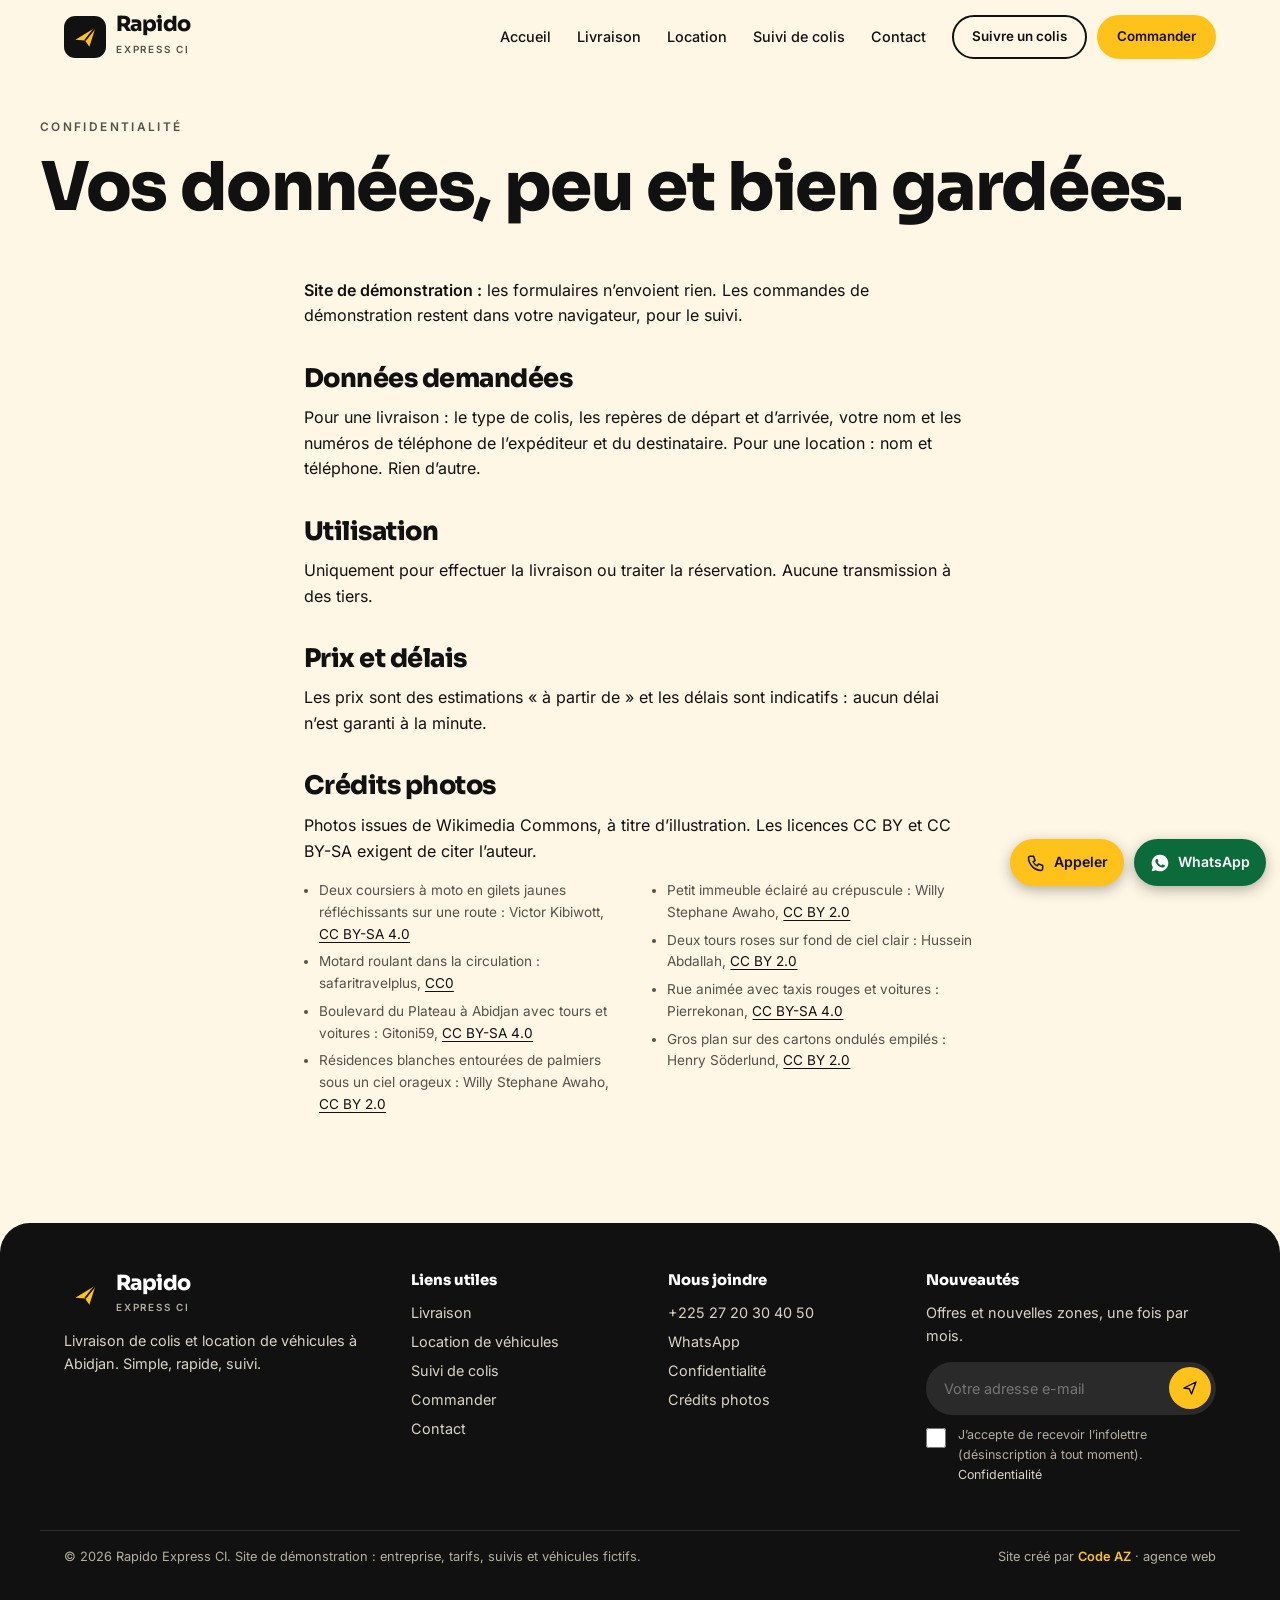
<file: confidentialite.html>
<!DOCTYPE html>
<html lang="fr">
<head>
<meta charset="utf-8">
<meta name="viewport" content="width=device-width, initial-scale=1">
<title>Confidentialité et crédits photos · Rapido Express CI</title>
<meta name="description" content="Comment Rapido Express CI utilise les informations des commandes et des réservations, et crédits des photographies.">
<meta name="theme-color" content="#FFC21A">
<link rel="icon" href="favicon.svg" type="image/svg+xml">
<link rel="preload" href="fonts/sora-latin-800-normal.woff2" as="font" type="font/woff2" crossorigin>
<link rel="preload" href="fonts/inter-latin-400-normal.woff2" as="font" type="font/woff2" crossorigin>
<link rel="stylesheet" href="css/style.css">
</head>
<body data-page="page">
<a class="skip" href="#contenu">Aller au contenu</a>
<header class="site-header"><div class="header-in">
<a class="brand" href="index.html" aria-label="Rapido Express CI, accueil"><svg viewBox="0 0 48 48" aria-hidden="true"><rect width="48" height="48" rx="13" fill="#111"/><path d="M13 27L36 13 29 35 24 28z" fill="#FFC21A"/><path d="M24 28L36 13" stroke="#111" stroke-width="2"/></svg><span><b>Rapido</b><small>Express CI</small></span></a>
<button class="menu-btn" type="button" aria-expanded="false" aria-controls="nav" aria-label="Ouvrir le menu"><svg class="" viewBox="0 0 24 24" fill="none" stroke="currentColor" stroke-width="1.8" stroke-linecap="round" stroke-linejoin="round" aria-hidden="true"><path d="M4 7h16M4 12h16M4 17h16"/></svg></button>
<nav class="nav" id="nav" aria-label="Navigation principale"><ul><li><a href="index.html">Accueil</a></li><li><a href="livraison.html">Livraison</a></li><li><a href="location.html">Location</a></li><li><a href="suivi.html">Suivi de colis</a></li><li><a href="contact.html">Contact</a></li></ul><div class="acts"><a class="btn line sm" href="suivi.html">Suivre un colis</a><a class="btn sm" href="commander.html">Commander</a></div></nav>
</div></header>
<main id="contenu">

<div class="wrap page-title"><span class="eyebrow">Confidentialité</span><h1>Vos données, peu et bien gardées.</h1></div>
<section style="padding-top:10px"><div class="wrap prose">
<p><strong>Site de démonstration :</strong> les formulaires n’envoient rien. Les commandes de démonstration restent dans votre navigateur, pour le suivi.</p>
<h2>Données demandées</h2><p>Pour une livraison : le type de colis, les repères de départ et d’arrivée, votre nom et les numéros de téléphone de l’expéditeur et du destinataire. Pour une location : nom et téléphone. Rien d’autre.</p>
<h2>Utilisation</h2><p>Uniquement pour effectuer la livraison ou traiter la réservation. Aucune transmission à des tiers.</p>
<h2>Prix et délais</h2><p>Les prix sont des estimations « à partir de » et les délais sont indicatifs : aucun délai n’est garanti à la minute.</p>
<h2 id="credits">Crédits photos</h2><p>Photos issues de Wikimedia Commons, à titre d’illustration. Les licences CC BY et CC BY-SA exigent de citer l’auteur.</p>
<ul class="credits"><li>Deux coursiers à moto en gilets jaunes réfléchissants sur une route : Victor Kibiwott, <a href="https://commons.wikimedia.org/wiki/File:Boda_boda_riders_with_reflector.jpg" rel="noopener">CC BY-SA 4.0</a></li><li>Motard roulant dans la circulation : safaritravelplus, <a href="https://commons.wikimedia.org/wiki/File:Boda_Boda_Kenya.jpg" rel="noopener">CC0</a></li><li>Boulevard du Plateau à Abidjan avec tours et voitures : Gitoni59, <a href="https://commons.wikimedia.org/wiki/File:Akwaba_au_Plateau_!_-_Pont_de_Gaulle,_Abidjan,_CI.jpg" rel="noopener">CC BY-SA 4.0</a></li><li>Résidences blanches entourées de palmiers sous un ciel orageux : Willy Stephane Awaho, <a href="https://commons.wikimedia.org/wiki/File:Copropriétés_Abidjan_Riviéra_Golf.jpg" rel="noopener">CC BY 2.0</a></li><li>Petit immeuble éclairé au crépuscule : Willy Stephane Awaho, <a href="https://commons.wikimedia.org/wiki/File:Petit_immeuble_à_Yopougon.jpg" rel="noopener">CC BY 2.0</a></li><li>Deux tours roses sur fond de ciel clair : Hussein Abdallah, <a href="https://commons.wikimedia.org/wiki/File:Siège_CIE_et_SODECI_Treichville.jpg" rel="noopener">CC BY 2.0</a></li><li>Rue animée avec taxis rouges et voitures : Pierrekonan, <a href="https://commons.wikimedia.org/wiki/File:Taxi_Compteur_d'Abidjan.jpg" rel="noopener">CC BY-SA 4.0</a></li><li>Gros plan sur des cartons ondulés empilés : Henry Söderlund, <a href="https://commons.wikimedia.org/wiki/File:Cardboard_boxes_by_Henry_Söderlund.jpg" rel="noopener">CC BY 2.0</a></li></ul>
</div></section>
</main>
<footer class="site-footer"><div class="foot">
<div><a class="brand" href="index.html"><svg viewBox="0 0 48 48" aria-hidden="true"><rect width="48" height="48" rx="13" fill="#111"/><path d="M13 27L36 13 29 35 24 28z" fill="#FFC21A"/><path d="M24 28L36 13" stroke="#111" stroke-width="2"/></svg><span><b>Rapido</b><small>Express CI</small></span></a><p>Livraison de colis et location de véhicules à Abidjan. Simple, rapide, suivi.</p></div>
<div><h2>Liens utiles</h2><a href="livraison.html">Livraison</a><a href="location.html">Location de véhicules</a><a href="suivi.html">Suivi de colis</a><a href="commander.html">Commander</a><a href="contact.html">Contact</a></div>
<div><h2>Nous joindre</h2><a href="tel:+22527203040500">+225 27 20 30 40 50</a><a href="https://wa.me/2250700000000" rel="noopener">WhatsApp</a><a href="confidentialite.html">Confidentialité</a><a href="confidentialite.html#credits">Crédits photos</a></div>
<div><h2>Nouveautés</h2><p>Offres et nouvelles zones, une fois par mois.</p>
<form id="newsletter" novalidate aria-label="Inscription à l’infolettre"><label class="vh" for="nl-mail">Votre adresse e-mail</label><div class="nl"><input id="nl-mail" type="email" placeholder="Votre adresse e-mail" autocomplete="email" required><button type="submit" aria-label="Je m’inscris"><svg class="" viewBox="0 0 24 24" fill="none" stroke="currentColor" stroke-width="1.8" stroke-linecap="round" stroke-linejoin="round" aria-hidden="true"><path d="M4 12l16-8-6 16-3-7z"/></svg></button></div>
<p class="err" data-err-for="nl-mail">Indiquez une adresse e-mail valide.</p>
<div class="check"><input id="nl-ok" type="checkbox" required><label for="nl-ok">J’accepte de recevoir l’infolettre (désinscription à tout moment). <a href="confidentialite.html" style="display:inline">Confidentialité</a></label></div><p class="err" data-err-for="nl-ok">Le consentement est nécessaire.</p>
<p class="okm" role="status">Merci, votre inscription est prise en compte. (Démonstration : rien n’est envoyé.)</p></form></div>
</div>
<div class="legal"><span>© 2026 Rapido Express CI. Site de démonstration : entreprise, tarifs, suivis et véhicules fictifs.</span><span class="signature">Site créé par <a href="https://agnissanisaac.com" rel="noopener">Code AZ</a> · agence web</span></div>
</footer>
<div class="fab"><a class="call" href="tel:+22527203040500" aria-label="Appeler le +225 27 20 30 40 50"><svg class="" viewBox="0 0 24 24" fill="none" stroke="currentColor" stroke-width="1.8" stroke-linecap="round" stroke-linejoin="round" aria-hidden="true"><path d="M5 4h4l2 5-2.500 1.500a11 11 0 0 0 5 5L15 13l5 2v4a2 2 0 0 1-2 2A16 16 0 0 1 3 6a2 2 0 0 1 2-2z"/></svg><span>Appeler</span></a><a class="wa" href="https://wa.me/2250700000000" rel="noopener" aria-label="Écrire sur WhatsApp"><svg viewBox="0 0 24 24" fill="currentColor" aria-hidden="true"><path d="M12 2a10 10 0 0 0-8.6 15.1L2 22l5-1.3A10 10 0 1 0 12 2zm5.3 14.2c-.2.6-1.3 1.2-1.8 1.2-.5.1-1 .2-3.300-.7-2.800-1.200-4.600-4-4.700-4.200-.1-.2-1.100-1.500-1.100-2.800s.7-2 1-2.300c.2-.3.500-.3.700-.3h.5c.2 0 .4 0 .6.5l.8 2c.1.2.1.4 0 .5l-.4.6c-.1.2-.3.3-.1.6.2.3.8 1.300 1.700 2.100 1.100 1 2.100 1.300 2.400 1.500.3.1.4.1.6-.1l.8-1c.2-.3.4-.2.6-.1l1.900.9c.3.1.5.2.5.3.1.2.1.8-.1 1.400z"/></svg><span>WhatsApp</span></a></div>
<script src="js/data.js"></script>
<script src="js/main.js" defer></script>
</body>
</html>
</file>
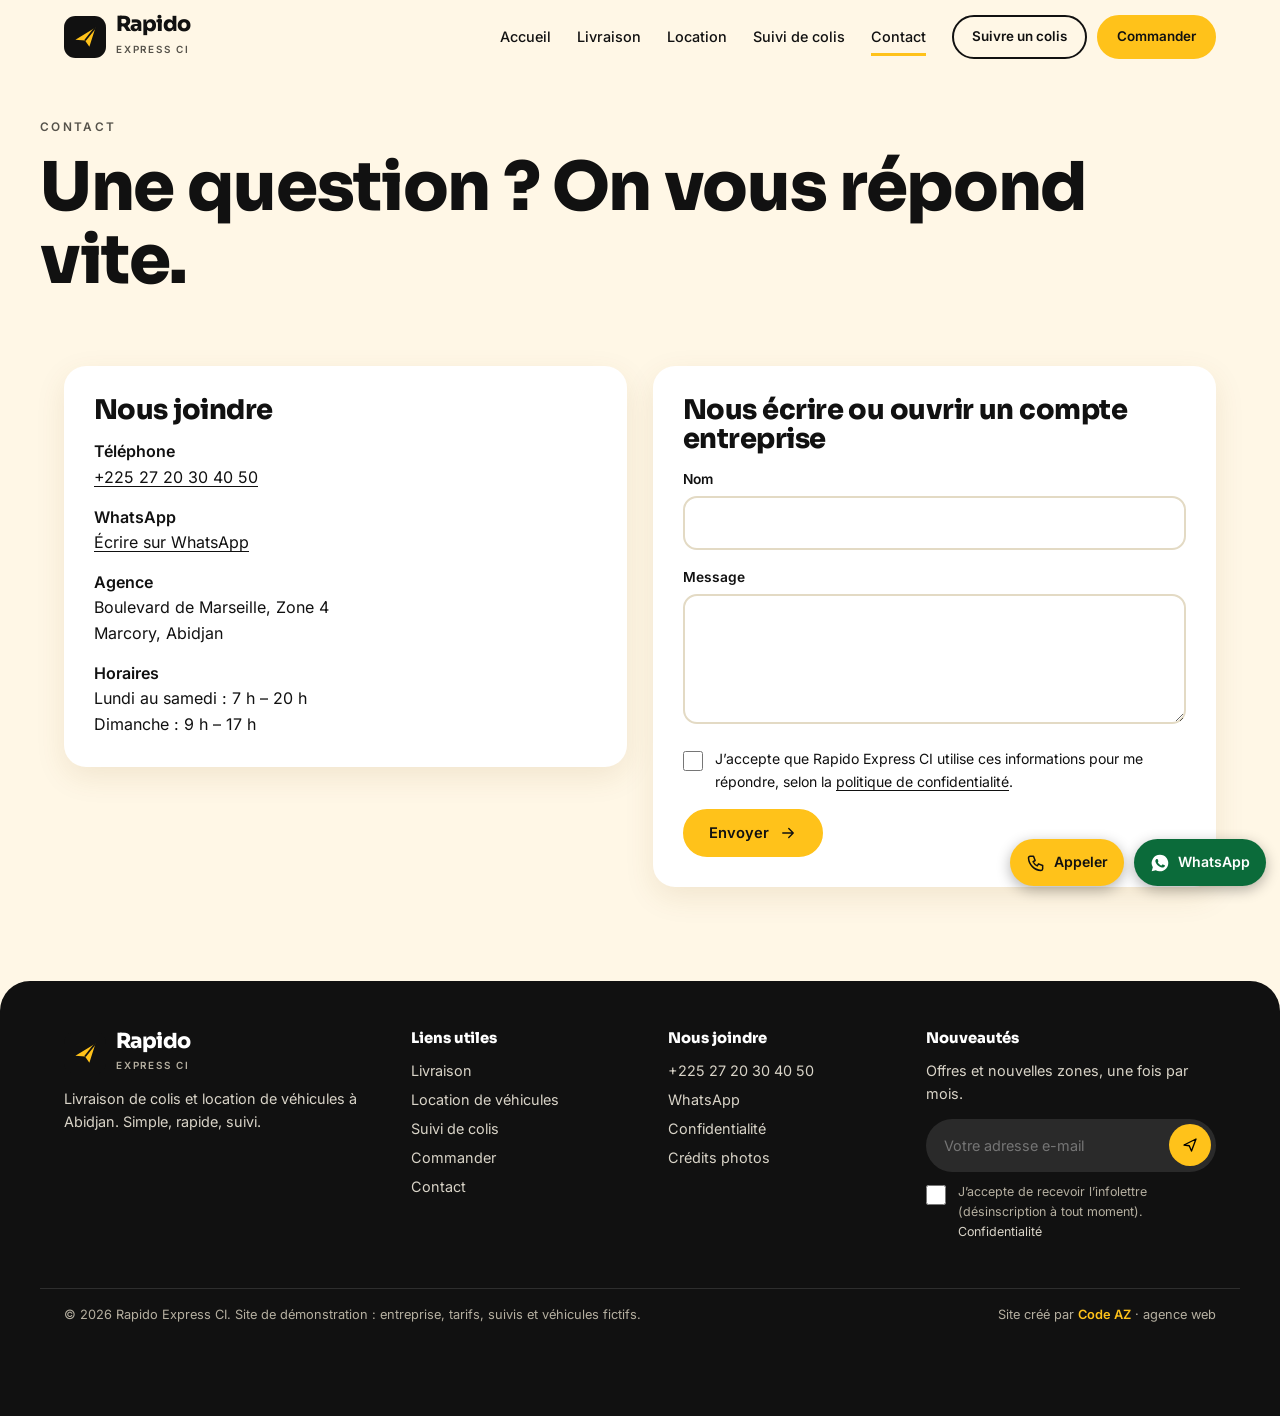
<file: contact.html>
<!DOCTYPE html>
<html lang="fr">
<head>
<meta charset="utf-8">
<meta name="viewport" content="width=device-width, initial-scale=1">
<title>Contact et compte entreprise · Rapido Express CI</title>
<meta name="description" content="Appelez, écrivez sur WhatsApp ou envoyez un message : contact et ouverture de compte entreprise Rapido Express CI à Abidjan.">
<meta name="theme-color" content="#FFC21A">
<link rel="icon" href="favicon.svg" type="image/svg+xml">
<link rel="preload" href="fonts/sora-latin-800-normal.woff2" as="font" type="font/woff2" crossorigin>
<link rel="preload" href="fonts/inter-latin-400-normal.woff2" as="font" type="font/woff2" crossorigin>
<link rel="stylesheet" href="css/style.css">
</head>
<body data-page="contact">
<a class="skip" href="#contenu">Aller au contenu</a>
<header class="site-header"><div class="header-in">
<a class="brand" href="index.html" aria-label="Rapido Express CI, accueil"><svg viewBox="0 0 48 48" aria-hidden="true"><rect width="48" height="48" rx="13" fill="#111"/><path d="M13 27L36 13 29 35 24 28z" fill="#FFC21A"/><path d="M24 28L36 13" stroke="#111" stroke-width="2"/></svg><span><b>Rapido</b><small>Express CI</small></span></a>
<button class="menu-btn" type="button" aria-expanded="false" aria-controls="nav" aria-label="Ouvrir le menu"><svg class="" viewBox="0 0 24 24" fill="none" stroke="currentColor" stroke-width="1.8" stroke-linecap="round" stroke-linejoin="round" aria-hidden="true"><path d="M4 7h16M4 12h16M4 17h16"/></svg></button>
<nav class="nav" id="nav" aria-label="Navigation principale"><ul><li><a href="index.html">Accueil</a></li><li><a href="livraison.html">Livraison</a></li><li><a href="location.html">Location</a></li><li><a href="suivi.html">Suivi de colis</a></li><li><a href="contact.html" aria-current="page">Contact</a></li></ul><div class="acts"><a class="btn line sm" href="suivi.html">Suivre un colis</a><a class="btn sm" href="commander.html">Commander</a></div></nav>
</div></header>
<main id="contenu">

<div class="wrap page-title"><span class="eyebrow">Contact</span><h1>Une question ? On vous répond vite.</h1></div>
<section style="padding-top:26px"><div class="wrap contact-grid">
<div class="card info"><h2>Nous joindre</h2><dl style="margin:0"><dt>Téléphone</dt><dd><a href="tel:+22527203040500">+225 27 20 30 40 50</a></dd><dt>WhatsApp</dt><dd><a href="https://wa.me/2250700000000" rel="noopener">Écrire sur WhatsApp</a></dd><dt>Agence</dt><dd>Boulevard de Marseille, Zone 4<br>Marcory, Abidjan</dd><dt>Horaires</dt><dd>Lundi au samedi : 7 h – 20 h<br>Dimanche : 9 h – 17 h</dd></dl></div>
<form class="card" id="cform" novalidate aria-label="Nous écrire"><h2 id="entreprise">Nous écrire ou ouvrir un compte entreprise</h2>
<div class="field"><label class="f" for="c-nom">Nom</label><input id="c-nom" type="text" autocomplete="name" required><p class="err" data-err-for="c-nom">Indiquez votre nom.</p></div>
<div class="field"><label class="f" for="c-msg">Message</label><textarea id="c-msg" rows="4" required></textarea><p class="err" data-err-for="c-msg">Écrivez votre message.</p></div>
<div class="check"><input id="c-ok" type="checkbox" required><label for="c-ok">J’accepte que Rapido Express CI utilise ces informations pour me répondre, selon la <a href="confidentialite.html">politique de confidentialité</a>.</label></div><p class="err" data-err-for="c-ok">Le consentement est nécessaire.</p>
<button class="btn" type="submit">Envoyer <svg class="" viewBox="0 0 24 24" fill="none" stroke="currentColor" stroke-width="1.8" stroke-linecap="round" stroke-linejoin="round" aria-hidden="true"><path d="M5 12h14M13 6l6 6-6 6"/></svg></button><p class="notice" id="c-okm" role="status" hidden style="margin:14px 0 0">Merci, nous vous répondons rapidement. (Démonstration : rien n’est envoyé.)</p></form>
</div></section>
</main>
<footer class="site-footer"><div class="foot">
<div><a class="brand" href="index.html"><svg viewBox="0 0 48 48" aria-hidden="true"><rect width="48" height="48" rx="13" fill="#111"/><path d="M13 27L36 13 29 35 24 28z" fill="#FFC21A"/><path d="M24 28L36 13" stroke="#111" stroke-width="2"/></svg><span><b>Rapido</b><small>Express CI</small></span></a><p>Livraison de colis et location de véhicules à Abidjan. Simple, rapide, suivi.</p></div>
<div><h2>Liens utiles</h2><a href="livraison.html">Livraison</a><a href="location.html">Location de véhicules</a><a href="suivi.html">Suivi de colis</a><a href="commander.html">Commander</a><a href="contact.html">Contact</a></div>
<div><h2>Nous joindre</h2><a href="tel:+22527203040500">+225 27 20 30 40 50</a><a href="https://wa.me/2250700000000" rel="noopener">WhatsApp</a><a href="confidentialite.html">Confidentialité</a><a href="confidentialite.html#credits">Crédits photos</a></div>
<div><h2>Nouveautés</h2><p>Offres et nouvelles zones, une fois par mois.</p>
<form id="newsletter" novalidate aria-label="Inscription à l’infolettre"><label class="vh" for="nl-mail">Votre adresse e-mail</label><div class="nl"><input id="nl-mail" type="email" placeholder="Votre adresse e-mail" autocomplete="email" required><button type="submit" aria-label="Je m’inscris"><svg class="" viewBox="0 0 24 24" fill="none" stroke="currentColor" stroke-width="1.8" stroke-linecap="round" stroke-linejoin="round" aria-hidden="true"><path d="M4 12l16-8-6 16-3-7z"/></svg></button></div>
<p class="err" data-err-for="nl-mail">Indiquez une adresse e-mail valide.</p>
<div class="check"><input id="nl-ok" type="checkbox" required><label for="nl-ok">J’accepte de recevoir l’infolettre (désinscription à tout moment). <a href="confidentialite.html" style="display:inline">Confidentialité</a></label></div><p class="err" data-err-for="nl-ok">Le consentement est nécessaire.</p>
<p class="okm" role="status">Merci, votre inscription est prise en compte. (Démonstration : rien n’est envoyé.)</p></form></div>
</div>
<div class="legal"><span>© 2026 Rapido Express CI. Site de démonstration : entreprise, tarifs, suivis et véhicules fictifs.</span><span class="signature">Site créé par <a href="https://agnissanisaac.com" rel="noopener">Code AZ</a> · agence web</span></div>
</footer>
<div class="fab"><a class="call" href="tel:+22527203040500" aria-label="Appeler le +225 27 20 30 40 50"><svg class="" viewBox="0 0 24 24" fill="none" stroke="currentColor" stroke-width="1.8" stroke-linecap="round" stroke-linejoin="round" aria-hidden="true"><path d="M5 4h4l2 5-2.500 1.500a11 11 0 0 0 5 5L15 13l5 2v4a2 2 0 0 1-2 2A16 16 0 0 1 3 6a2 2 0 0 1 2-2z"/></svg><span>Appeler</span></a><a class="wa" href="https://wa.me/2250700000000" rel="noopener" aria-label="Écrire sur WhatsApp"><svg viewBox="0 0 24 24" fill="currentColor" aria-hidden="true"><path d="M12 2a10 10 0 0 0-8.6 15.1L2 22l5-1.3A10 10 0 1 0 12 2zm5.3 14.2c-.2.6-1.3 1.2-1.8 1.2-.5.1-1 .2-3.300-.7-2.800-1.200-4.600-4-4.700-4.200-.1-.2-1.100-1.500-1.100-2.800s.7-2 1-2.300c.2-.3.500-.3.700-.3h.5c.2 0 .4 0 .6.5l.8 2c.1.2.1.4 0 .5l-.4.6c-.1.2-.3.3-.1.6.2.3.8 1.300 1.700 2.100 1.100 1 2.100 1.300 2.400 1.500.3.1.4.1.6-.1l.8-1c.2-.3.4-.2.6-.1l1.900.9c.3.1.5.2.5.3.1.2.1.8-.1 1.400z"/></svg><span>WhatsApp</span></a></div>
<script src="js/data.js"></script>
<script src="js/main.js" defer></script>
</body>
</html>
</file>
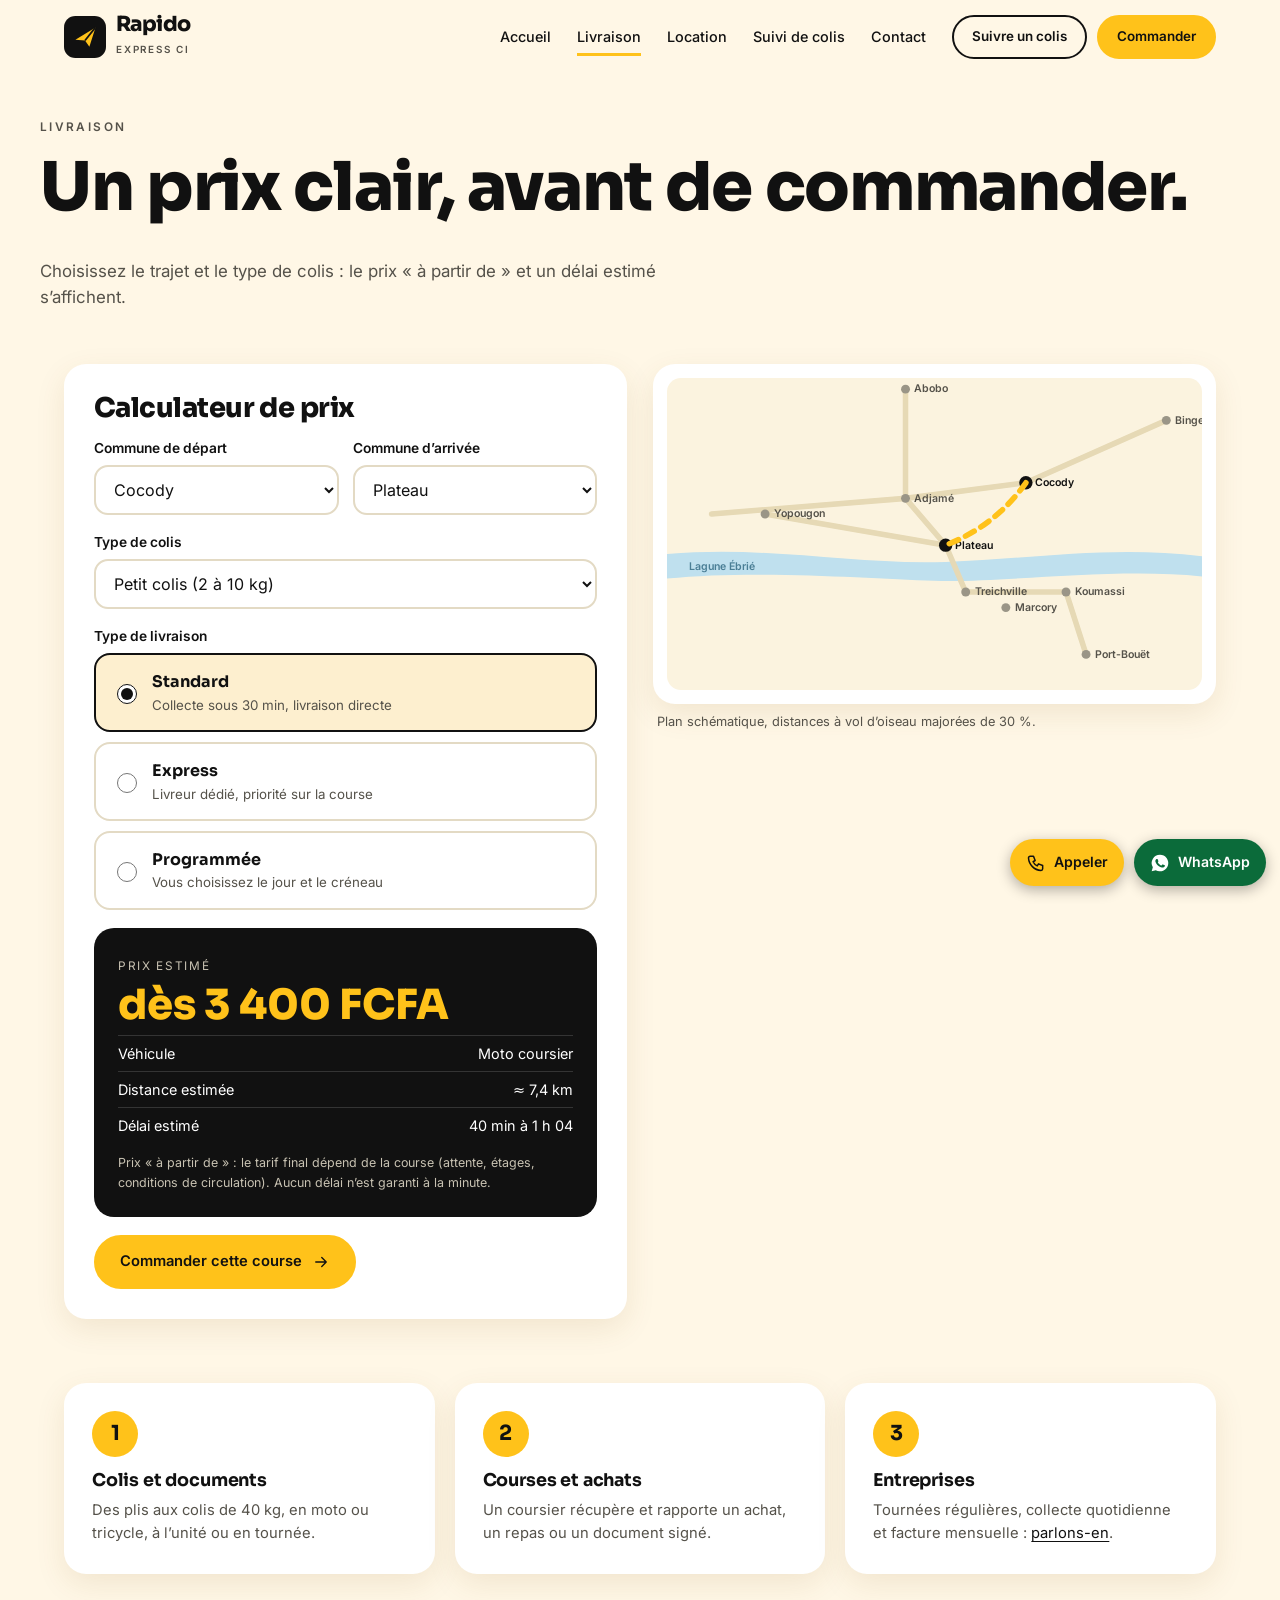
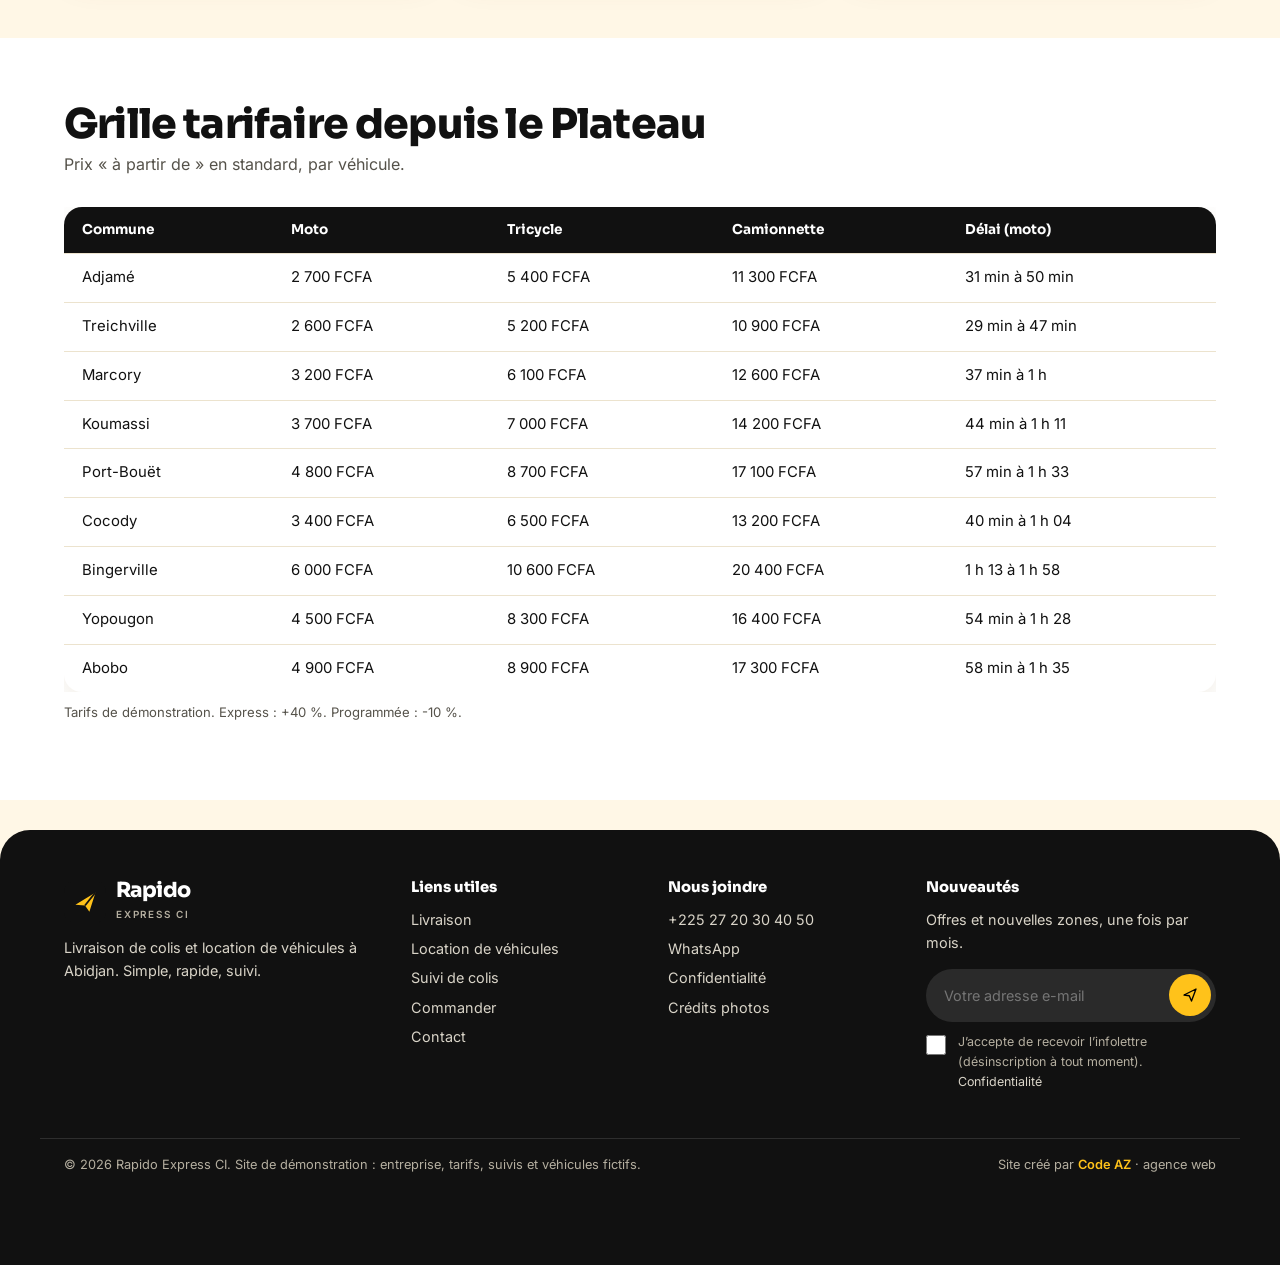
<file: livraison.html>
<!DOCTYPE html>
<html lang="fr">
<head>
<meta charset="utf-8">
<meta name="viewport" content="width=device-width, initial-scale=1">
<title>Livraison à Abidjan · Prix et délais · Rapido Express CI</title>
<meta name="description" content="Calculez le prix de votre livraison à Abidjan : commune de départ et d’arrivée, type de colis, type de livraison. Tarifs à partir de 1 500 FCFA.">
<meta name="theme-color" content="#FFC21A">
<link rel="icon" href="favicon.svg" type="image/svg+xml">
<link rel="preload" href="fonts/sora-latin-800-normal.woff2" as="font" type="font/woff2" crossorigin>
<link rel="preload" href="fonts/inter-latin-400-normal.woff2" as="font" type="font/woff2" crossorigin>
<link rel="stylesheet" href="css/style.css">
</head>
<body data-page="livraison">
<a class="skip" href="#contenu">Aller au contenu</a>
<header class="site-header"><div class="header-in">
<a class="brand" href="index.html" aria-label="Rapido Express CI, accueil"><svg viewBox="0 0 48 48" aria-hidden="true"><rect width="48" height="48" rx="13" fill="#111"/><path d="M13 27L36 13 29 35 24 28z" fill="#FFC21A"/><path d="M24 28L36 13" stroke="#111" stroke-width="2"/></svg><span><b>Rapido</b><small>Express CI</small></span></a>
<button class="menu-btn" type="button" aria-expanded="false" aria-controls="nav" aria-label="Ouvrir le menu"><svg class="" viewBox="0 0 24 24" fill="none" stroke="currentColor" stroke-width="1.8" stroke-linecap="round" stroke-linejoin="round" aria-hidden="true"><path d="M4 7h16M4 12h16M4 17h16"/></svg></button>
<nav class="nav" id="nav" aria-label="Navigation principale"><ul><li><a href="index.html">Accueil</a></li><li><a href="livraison.html" aria-current="page">Livraison</a></li><li><a href="location.html">Location</a></li><li><a href="suivi.html">Suivi de colis</a></li><li><a href="contact.html">Contact</a></li></ul><div class="acts"><a class="btn line sm" href="suivi.html">Suivre un colis</a><a class="btn sm" href="commander.html">Commander</a></div></nav>
</div></header>
<main id="contenu">

<div class="wrap page-title"><span class="eyebrow">Livraison</span><h1>Un prix clair, avant de commander.</h1><p>Choisissez le trajet et le type de colis : le prix « à partir de » et un délai estimé s’affichent.</p></div>
<section style="padding-top:26px"><div class="wrap two">
<div class="card" id="calculateur"><h2>Calculateur de prix</h2>
<div class="row2"><div class="field"><label class="f" for="c-d">Commune de départ</label><select id="c-d"><option>Plateau</option><option>Adjamé</option><option>Treichville</option><option>Marcory</option><option>Koumassi</option><option>Port-Bouët</option><option selected>Cocody</option><option>Bingerville</option><option>Yopougon</option><option>Abobo</option></select></div><div class="field"><label class="f" for="c-a">Commune d’arrivée</label><select id="c-a"><option selected>Plateau</option><option>Adjamé</option><option>Treichville</option><option>Marcory</option><option>Koumassi</option><option>Port-Bouët</option><option>Cocody</option><option>Bingerville</option><option>Yopougon</option><option>Abobo</option></select></div></div>
<div class="field"><label class="f" for="c-p">Type de colis</label><select id="c-p"><option value="doc">Document ou enveloppe (jusqu’à 2 kg)</option><option value="petit" selected>Petit colis (2 à 10 kg)</option><option value="moyen">Colis moyen (10 à 40 kg)</option><option value="gros">Gros colis (40 à 200 kg)</option><option value="lourd">Plus de 200 kg (sur devis)</option></select></div>
<fieldset style="border:0;padding:0;margin:0 0 6px"><legend>Type de livraison</legend>
<label class="opt"><input type="radio" name="dt" value="standard" checked><span><b>Standard</b><small>Collecte sous 30 min, livraison directe</small></span></label><label class="opt"><input type="radio" name="dt" value="express"><span><b>Express</b><small>Livreur dédié, priorité sur la course</small></span></label><label class="opt"><input type="radio" name="dt" value="programmee"><span><b>Programmée</b><small>Vous choisissez le jour et le créneau</small></span></label></fieldset>
<div class="result" aria-live="polite"><span class="k">Prix estimé</span><p class="big" id="r-price">—</p><div class="ln"><span>Véhicule</span><span id="r-veh">—</span></div><div class="ln"><span>Distance estimée</span><span id="r-km">—</span></div><div class="ln"><span>Délai estimé</span><span id="r-delay">—</span></div><p>Prix « à partir de » : le tarif final dépend de la course (attente, étages, conditions de circulation). Aucun délai n’est garanti à la minute.</p></div>
<p style="margin:18px 0 0"><a class="btn" id="r-go" href="commander.html">Commander cette course <svg class="" viewBox="0 0 24 24" fill="none" stroke="currentColor" stroke-width="1.8" stroke-linecap="round" stroke-linejoin="round" aria-hidden="true"><path d="M5 12h14M13 6l6 6-6 6"/></svg></a></p></div>
<div><div class="mapbox"><svg viewBox="0 0 480 280" id="map" role="img" aria-label="Plan schématique des communes d’Abidjan"></svg></div><p style="font-size:.8rem;color:var(--muted);margin:8px 4px 0">Plan schématique, distances à vol d’oiseau majorées de 30 %.</p></div>
</div></section>
<section style="padding-top:0"><div class="wrap"><div class="steps3"><div><b class="n">1</b><h3>Colis et documents</h3><p>Des plis aux colis de 40 kg, en moto ou tricycle, à l’unité ou en tournée.</p></div><div><b class="n">2</b><h3>Courses et achats</h3><p>Un coursier récupère et rapporte un achat, un repas ou un document signé.</p></div><div id="entreprise"><b class="n">3</b><h3>Entreprises</h3><p>Tournées régulières, collecte quotidienne et facture mensuelle : <a href="contact.html#entreprise">parlons-en</a>.</p></div></div></div></section>
<section class="white" id="zones"><div class="wrap"><div class="head"><div><h2>Grille tarifaire depuis le Plateau</h2><p>Prix « à partir de » en standard, par véhicule.</p></div></div>
<div style="overflow-x:auto"><table><caption class="vh">Tarifs depuis le Plateau par commune et par véhicule</caption><thead><tr><th scope="col">Commune</th><th scope="col">Moto</th><th scope="col">Tricycle</th><th scope="col">Camionnette</th><th scope="col">Délai (moto)</th></tr></thead><tbody>
<tr><td>Adjamé</td><td>2 700 FCFA</td><td>5 400 FCFA</td><td>11 300 FCFA</td><td>31 min à 50 min</td></tr>
<tr><td>Treichville</td><td>2 600 FCFA</td><td>5 200 FCFA</td><td>10 900 FCFA</td><td>29 min à 47 min</td></tr>
<tr><td>Marcory</td><td>3 200 FCFA</td><td>6 100 FCFA</td><td>12 600 FCFA</td><td>37 min à 1 h</td></tr>
<tr><td>Koumassi</td><td>3 700 FCFA</td><td>7 000 FCFA</td><td>14 200 FCFA</td><td>44 min à 1 h 11</td></tr>
<tr><td>Port-Bouët</td><td>4 800 FCFA</td><td>8 700 FCFA</td><td>17 100 FCFA</td><td>57 min à 1 h 33</td></tr>
<tr><td>Cocody</td><td>3 400 FCFA</td><td>6 500 FCFA</td><td>13 200 FCFA</td><td>40 min à 1 h 04</td></tr>
<tr><td>Bingerville</td><td>6 000 FCFA</td><td>10 600 FCFA</td><td>20 400 FCFA</td><td>1 h 13 à 1 h 58</td></tr>
<tr><td>Yopougon</td><td>4 500 FCFA</td><td>8 300 FCFA</td><td>16 400 FCFA</td><td>54 min à 1 h 28</td></tr>
<tr><td>Abobo</td><td>4 900 FCFA</td><td>8 900 FCFA</td><td>17 300 FCFA</td><td>58 min à 1 h 35</td></tr>
</tbody></table></div><p style="font-size:.82rem;color:var(--muted);margin-top:10px">Tarifs de démonstration. Express : +40 %. Programmée : -10 %.</p></div></section>
</main>
<footer class="site-footer"><div class="foot">
<div><a class="brand" href="index.html"><svg viewBox="0 0 48 48" aria-hidden="true"><rect width="48" height="48" rx="13" fill="#111"/><path d="M13 27L36 13 29 35 24 28z" fill="#FFC21A"/><path d="M24 28L36 13" stroke="#111" stroke-width="2"/></svg><span><b>Rapido</b><small>Express CI</small></span></a><p>Livraison de colis et location de véhicules à Abidjan. Simple, rapide, suivi.</p></div>
<div><h2>Liens utiles</h2><a href="livraison.html">Livraison</a><a href="location.html">Location de véhicules</a><a href="suivi.html">Suivi de colis</a><a href="commander.html">Commander</a><a href="contact.html">Contact</a></div>
<div><h2>Nous joindre</h2><a href="tel:+22527203040500">+225 27 20 30 40 50</a><a href="https://wa.me/2250700000000" rel="noopener">WhatsApp</a><a href="confidentialite.html">Confidentialité</a><a href="confidentialite.html#credits">Crédits photos</a></div>
<div><h2>Nouveautés</h2><p>Offres et nouvelles zones, une fois par mois.</p>
<form id="newsletter" novalidate aria-label="Inscription à l’infolettre"><label class="vh" for="nl-mail">Votre adresse e-mail</label><div class="nl"><input id="nl-mail" type="email" placeholder="Votre adresse e-mail" autocomplete="email" required><button type="submit" aria-label="Je m’inscris"><svg class="" viewBox="0 0 24 24" fill="none" stroke="currentColor" stroke-width="1.8" stroke-linecap="round" stroke-linejoin="round" aria-hidden="true"><path d="M4 12l16-8-6 16-3-7z"/></svg></button></div>
<p class="err" data-err-for="nl-mail">Indiquez une adresse e-mail valide.</p>
<div class="check"><input id="nl-ok" type="checkbox" required><label for="nl-ok">J’accepte de recevoir l’infolettre (désinscription à tout moment). <a href="confidentialite.html" style="display:inline">Confidentialité</a></label></div><p class="err" data-err-for="nl-ok">Le consentement est nécessaire.</p>
<p class="okm" role="status">Merci, votre inscription est prise en compte. (Démonstration : rien n’est envoyé.)</p></form></div>
</div>
<div class="legal"><span>© 2026 Rapido Express CI. Site de démonstration : entreprise, tarifs, suivis et véhicules fictifs.</span><span class="signature">Site créé par <a href="https://agnissanisaac.com" rel="noopener">Code AZ</a> · agence web</span></div>
</footer>
<div class="fab"><a class="call" href="tel:+22527203040500" aria-label="Appeler le +225 27 20 30 40 50"><svg class="" viewBox="0 0 24 24" fill="none" stroke="currentColor" stroke-width="1.8" stroke-linecap="round" stroke-linejoin="round" aria-hidden="true"><path d="M5 4h4l2 5-2.500 1.500a11 11 0 0 0 5 5L15 13l5 2v4a2 2 0 0 1-2 2A16 16 0 0 1 3 6a2 2 0 0 1 2-2z"/></svg><span>Appeler</span></a><a class="wa" href="https://wa.me/2250700000000" rel="noopener" aria-label="Écrire sur WhatsApp"><svg viewBox="0 0 24 24" fill="currentColor" aria-hidden="true"><path d="M12 2a10 10 0 0 0-8.6 15.1L2 22l5-1.3A10 10 0 1 0 12 2zm5.3 14.2c-.2.6-1.3 1.2-1.8 1.2-.5.1-1 .2-3.300-.7-2.800-1.200-4.600-4-4.700-4.200-.1-.2-1.100-1.500-1.100-2.800s.7-2 1-2.300c.2-.3.500-.3.700-.3h.5c.2 0 .4 0 .6.5l.8 2c.1.2.1.4 0 .5l-.4.6c-.1.2-.3.3-.1.6.2.3.8 1.300 1.700 2.100 1.100 1 2.100 1.300 2.400 1.500.3.1.4.1.6-.1l.8-1c.2-.3.4-.2.6-.1l1.900.9c.3.1.5.2.5.3.1.2.1.8-.1 1.400z"/></svg><span>WhatsApp</span></a></div>
<script src="js/data.js"></script>
<script src="js/main.js" defer></script>
</body>
</html>
</file>
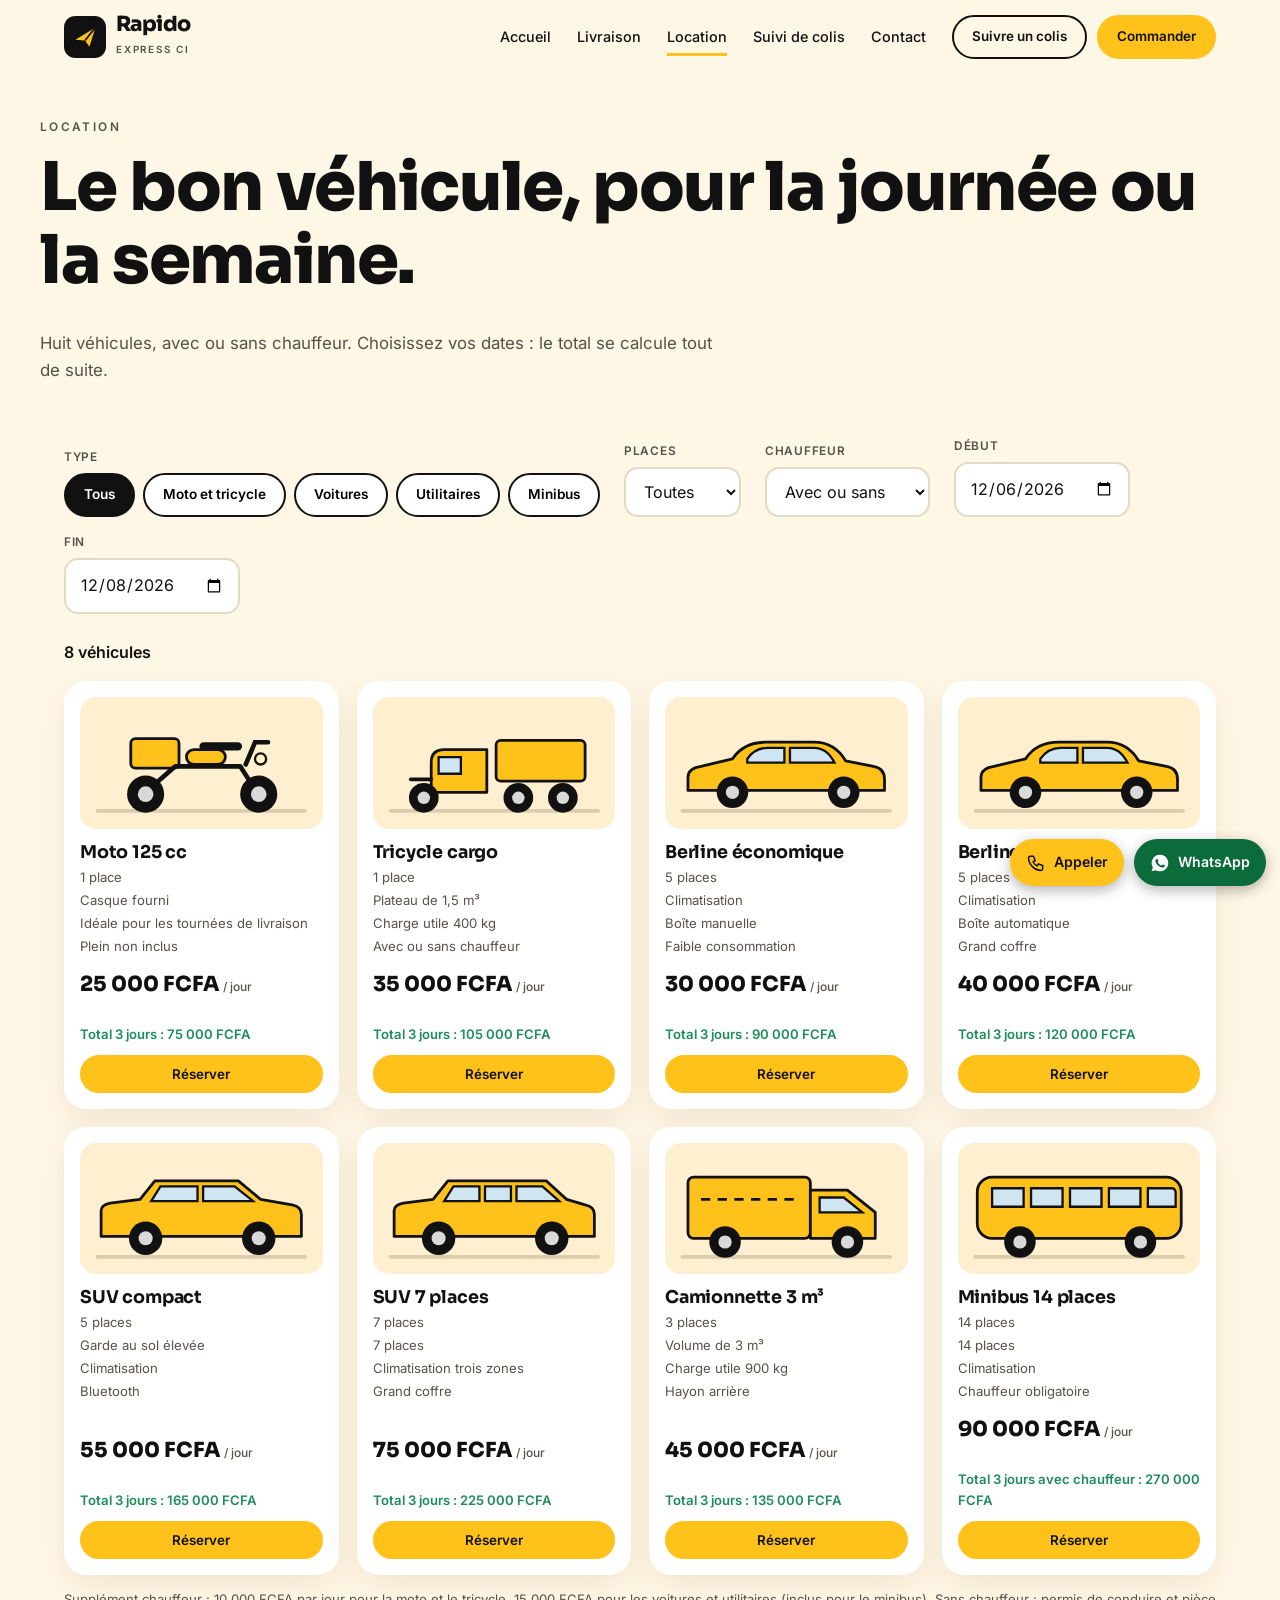
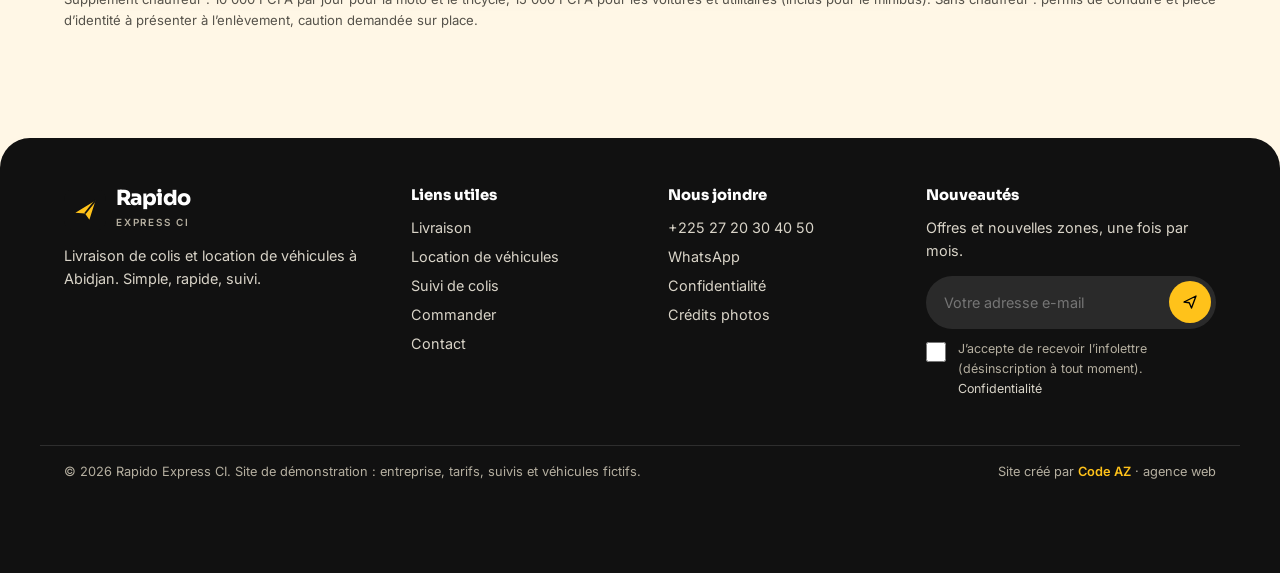
<file: location.html>
<!DOCTYPE html>
<html lang="fr">
<head>
<meta charset="utf-8">
<meta name="viewport" content="width=device-width, initial-scale=1">
<title>Location de véhicules à Abidjan · Avec ou sans chauffeur · Rapido Express CI</title>
<meta name="description" content="Louez une moto, un tricycle, une berline, un SUV, une camionnette ou un minibus à Abidjan, avec ou sans chauffeur. Prix par jour de 25 000 à 90 000 FCFA.">
<meta name="theme-color" content="#FFC21A">
<link rel="icon" href="favicon.svg" type="image/svg+xml">
<link rel="preload" href="fonts/sora-latin-800-normal.woff2" as="font" type="font/woff2" crossorigin>
<link rel="preload" href="fonts/inter-latin-400-normal.woff2" as="font" type="font/woff2" crossorigin>
<link rel="stylesheet" href="css/style.css">
</head>
<body data-page="location">
<a class="skip" href="#contenu">Aller au contenu</a>
<header class="site-header"><div class="header-in">
<a class="brand" href="index.html" aria-label="Rapido Express CI, accueil"><svg viewBox="0 0 48 48" aria-hidden="true"><rect width="48" height="48" rx="13" fill="#111"/><path d="M13 27L36 13 29 35 24 28z" fill="#FFC21A"/><path d="M24 28L36 13" stroke="#111" stroke-width="2"/></svg><span><b>Rapido</b><small>Express CI</small></span></a>
<button class="menu-btn" type="button" aria-expanded="false" aria-controls="nav" aria-label="Ouvrir le menu"><svg class="" viewBox="0 0 24 24" fill="none" stroke="currentColor" stroke-width="1.8" stroke-linecap="round" stroke-linejoin="round" aria-hidden="true"><path d="M4 7h16M4 12h16M4 17h16"/></svg></button>
<nav class="nav" id="nav" aria-label="Navigation principale"><ul><li><a href="index.html">Accueil</a></li><li><a href="livraison.html">Livraison</a></li><li><a href="location.html" aria-current="page">Location</a></li><li><a href="suivi.html">Suivi de colis</a></li><li><a href="contact.html">Contact</a></li></ul><div class="acts"><a class="btn line sm" href="suivi.html">Suivre un colis</a><a class="btn sm" href="commander.html">Commander</a></div></nav>
</div></header>
<main id="contenu">

<div class="wrap page-title"><span class="eyebrow">Location</span><h1>Le bon véhicule, pour la journée ou la semaine.</h1><p>Huit véhicules, avec ou sans chauffeur. Choisissez vos dates : le total se calcule tout de suite.</p></div>
<section style="padding-top:26px"><div class="wrap">
<div class="filters"><div><label id="l-t">Type</label><div class="chips" role="group" aria-labelledby="l-t"><button type="button" data-type="all" aria-pressed="true">Tous</button><button type="button" data-type="moto" aria-pressed="false">Moto et tricycle</button><button type="button" data-type="voiture" aria-pressed="false">Voitures</button><button type="button" data-type="utilitaire" aria-pressed="false">Utilitaires</button><button type="button" data-type="minibus" aria-pressed="false">Minibus</button></div></div>
<div><label for="f-pl">Places</label><select id="f-pl"><option value="0">Toutes</option><option value="2">2 et plus</option><option value="5">5 et plus</option><option value="7">7 et plus</option></select></div>
<div><label for="f-ch">Chauffeur</label><select id="f-ch"><option value="all">Avec ou sans</option><option value="avec">Avec chauffeur</option><option value="sans">Sans chauffeur</option></select></div>
<div><label for="f-d1">Début</label><input id="f-d1" type="date"></div><div><label for="f-d2">Fin</label><input id="f-d2" type="date"></div></div>
<p id="c-count" style="font-weight:600" role="status" aria-live="polite">8 véhicules</p>
<div class="cars" id="cars">
<article class="car" data-id="moto" data-type="moto" data-places="1" data-ch="sans" data-price="25000" data-fee="10000"><div class="v"><svg viewBox="0 0 240 120" role="img" aria-label="Illustration d’un véhicule" xmlns="http://www.w3.org/2000/svg"><path d="M8 112H232" stroke="#D9CDAE" stroke-width="4" stroke-linecap="round"/><rect x="44" y="34" width="52" height="32" rx="5" fill="#FFC21A" stroke="#111" stroke-width="3" stroke-linejoin="round"/><path d="M60 92L92 64H130L162 64L180 92" fill="none" stroke="#111" stroke-width="5" stroke-linejoin="round"/><rect x="104" y="46" width="42" height="16" rx="8" fill="#FFC21A" stroke="#111" stroke-width="3" stroke-linejoin="round"/><rect x="118" y="38" width="46" height="9" rx="4.500" fill="#111"/><path d="M168 62L178 38H192" fill="none" stroke="#111" stroke-width="5" stroke-linecap="round"/><circle cx="184" cy="56" r="6" fill="#FFF3C4" stroke="#111" stroke-width="2.500"/><circle cx="60" cy="94" r="20" fill="#111"/><circle cx="60" cy="94" r="8.4" fill="#D9D9D9"/><circle cx="182" cy="94" r="20" fill="#111"/><circle cx="182" cy="94" r="8.4" fill="#D9D9D9"/></svg></div><h3>Moto 125 cc</h3><ul><li>1 place</li><li>Casque fourni</li><li>Idéale pour les tournées de livraison</li><li>Plein non inclus</li></ul><p class="p">25 000 FCFA <small>/ jour</small></p><p class="tot" data-tot></p><button class="btn sm" type="button" data-book="moto">Réserver</button></article>
<article class="car" data-id="tricycle" data-type="moto" data-places="1" data-ch="both" data-price="35000" data-fee="10000"><div class="v"><svg viewBox="0 0 240 120" role="img" aria-label="Illustration d’un véhicule" xmlns="http://www.w3.org/2000/svg"><path d="M8 112H232" stroke="#D9CDAE" stroke-width="4" stroke-linecap="round"/><rect x="122" y="36" width="96" height="44" rx="5" fill="#FFC21A" stroke="#111" stroke-width="3" stroke-linejoin="round"/><path d="M52 92V60Q52 46 66 46H112V92Z" fill="#FFC21A" stroke="#111" stroke-width="3" stroke-linejoin="round"/><path d="M60 54H84V72H60Z" fill="#CFE6F2" stroke="#111" stroke-width="2.500"/><path d="M30 78H52" stroke="#111" stroke-width="4" stroke-linecap="round"/><circle cx="44" cy="98" r="16" fill="#111"/><circle cx="44" cy="98" r="6.72" fill="#D9D9D9"/><circle cx="146" cy="98" r="16" fill="#111"/><circle cx="146" cy="98" r="6.72" fill="#D9D9D9"/><circle cx="194" cy="98" r="16" fill="#111"/><circle cx="194" cy="98" r="6.72" fill="#D9D9D9"/></svg></div><h3>Tricycle cargo</h3><ul><li>1 place</li><li>Plateau de 1,5 m³</li><li>Charge utile 400 kg</li><li>Avec ou sans chauffeur</li></ul><p class="p">35 000 FCFA <small>/ jour</small></p><p class="tot" data-tot></p><button class="btn sm" type="button" data-book="tricycle">Réserver</button></article>
<article class="car" data-id="berline-eco" data-type="voiture" data-places="5" data-ch="both" data-price="30000" data-fee="15000"><div class="v"><svg viewBox="0 0 240 120" role="img" aria-label="Illustration d’un véhicule" xmlns="http://www.w3.org/2000/svg"><path d="M8 112H232" stroke="#D9CDAE" stroke-width="4" stroke-linecap="round"/><path d="M14 88V76Q14 66 28 64L62 56Q74 38 98 38H150Q172 38 184 58L214 64Q226 66 226 78V90H14Z" fill="#FFC21A" stroke="#111" stroke-width="3" stroke-linejoin="round"/><path d="M78 56Q86 44 100 44H118V60H78Z" fill="#CFE6F2" stroke="#111" stroke-width="2.500"/><path d="M124 44H150Q164 44 172 60H124Z" fill="#CFE6F2" stroke="#111" stroke-width="2.500"/><circle cx="62" cy="92" r="17" fill="#111"/><circle cx="62" cy="92" r="7.14" fill="#D9D9D9"/><circle cx="182" cy="92" r="17" fill="#111"/><circle cx="182" cy="92" r="7.14" fill="#D9D9D9"/></svg></div><h3>Berline économique</h3><ul><li>5 places</li><li>Climatisation</li><li>Boîte manuelle</li><li>Faible consommation</li></ul><p class="p">30 000 FCFA <small>/ jour</small></p><p class="tot" data-tot></p><button class="btn sm" type="button" data-book="berline-eco">Réserver</button></article>
<article class="car" data-id="berline-confort" data-type="voiture" data-places="5" data-ch="both" data-price="40000" data-fee="15000"><div class="v"><svg viewBox="0 0 240 120" role="img" aria-label="Illustration d’un véhicule" xmlns="http://www.w3.org/2000/svg"><path d="M8 112H232" stroke="#D9CDAE" stroke-width="4" stroke-linecap="round"/><path d="M14 88V76Q14 66 28 64L62 56Q74 38 98 38H150Q172 38 184 58L214 64Q226 66 226 78V90H14Z" fill="#FFC21A" stroke="#111" stroke-width="3" stroke-linejoin="round"/><path d="M78 56Q86 44 100 44H118V60H78Z" fill="#CFE6F2" stroke="#111" stroke-width="2.500"/><path d="M124 44H150Q164 44 172 60H124Z" fill="#CFE6F2" stroke="#111" stroke-width="2.500"/><circle cx="62" cy="92" r="17" fill="#111"/><circle cx="62" cy="92" r="7.14" fill="#D9D9D9"/><circle cx="182" cy="92" r="17" fill="#111"/><circle cx="182" cy="92" r="7.14" fill="#D9D9D9"/></svg></div><h3>Berline confort</h3><ul><li>5 places</li><li>Climatisation</li><li>Boîte automatique</li><li>Grand coffre</li></ul><p class="p">40 000 FCFA <small>/ jour</small></p><p class="tot" data-tot></p><button class="btn sm" type="button" data-book="berline-confort">Réserver</button></article>
<article class="car" data-id="suv-compact" data-type="voiture" data-places="5" data-ch="both" data-price="55000" data-fee="15000"><div class="v"><svg viewBox="0 0 240 120" role="img" aria-label="Illustration d’un véhicule" xmlns="http://www.w3.org/2000/svg"><path d="M8 112H232" stroke="#D9CDAE" stroke-width="4" stroke-linecap="round"/><path d="M12 90V62Q12 56 22 54L54 50L70 30H160L184 50L218 56Q228 58 228 66V90H12Z" fill="#FFC21A" stroke="#111" stroke-width="3" stroke-linejoin="round"/><path d="M76 36H116V52H66Z" fill="#CFE6F2" stroke="#111" stroke-width="2.500"/><path d="M122 36H156L176 52H122Z" fill="#CFE6F2" stroke="#111" stroke-width="2.500"/><circle cx="60" cy="92" r="18" fill="#111"/><circle cx="60" cy="92" r="7.56" fill="#D9D9D9"/><circle cx="182" cy="92" r="18" fill="#111"/><circle cx="182" cy="92" r="7.56" fill="#D9D9D9"/></svg></div><h3>SUV compact</h3><ul><li>5 places</li><li>Garde au sol élevée</li><li>Climatisation</li><li>Bluetooth</li></ul><p class="p">55 000 FCFA <small>/ jour</small></p><p class="tot" data-tot></p><button class="btn sm" type="button" data-book="suv-compact">Réserver</button></article>
<article class="car" data-id="suv-7" data-type="voiture" data-places="7" data-ch="both" data-price="75000" data-fee="15000"><div class="v"><svg viewBox="0 0 240 120" role="img" aria-label="Illustration d’un véhicule" xmlns="http://www.w3.org/2000/svg"><path d="M8 112H232" stroke="#D9CDAE" stroke-width="4" stroke-linecap="round"/><path d="M12 90V62Q12 56 22 54L54 50L70 30H176L198 50L218 56Q228 58 228 66V90H12Z" fill="#FFC21A" stroke="#111" stroke-width="3" stroke-linejoin="round"/><path d="M76 36H104V52H66Z" fill="#CFE6F2" stroke="#111" stroke-width="2.500"/><path d="M110 36H138V52H110Z" fill="#CFE6F2" stroke="#111" stroke-width="2.500"/><path d="M144 36H172L190 52H144Z" fill="#CFE6F2" stroke="#111" stroke-width="2.500"/><circle cx="60" cy="92" r="18" fill="#111"/><circle cx="60" cy="92" r="7.56" fill="#D9D9D9"/><circle cx="182" cy="92" r="18" fill="#111"/><circle cx="182" cy="92" r="7.56" fill="#D9D9D9"/></svg></div><h3>SUV 7 places</h3><ul><li>7 places</li><li>7 places</li><li>Climatisation trois zones</li><li>Grand coffre</li></ul><p class="p">75 000 FCFA <small>/ jour</small></p><p class="tot" data-tot></p><button class="btn sm" type="button" data-book="suv-7">Réserver</button></article>
<article class="car" data-id="camionnette" data-type="utilitaire" data-places="3" data-ch="both" data-price="45000" data-fee="15000"><div class="v"><svg viewBox="0 0 240 120" role="img" aria-label="Illustration d’un véhicule" xmlns="http://www.w3.org/2000/svg"><path d="M8 112H232" stroke="#D9CDAE" stroke-width="4" stroke-linecap="round"/><rect x="14" y="26" width="132" height="66" rx="6" fill="#FFC21A" stroke="#111" stroke-width="3" stroke-linejoin="round"/><path d="M146 40H186L216 64V92H146Z" fill="#FFC21A" stroke="#111" stroke-width="3" stroke-linejoin="round"/><path d="M156 48H182L202 64H156Z" fill="#CFE6F2" stroke="#111" stroke-width="2.500"/><path d="M28 50H132" stroke="#111" stroke-width="3" stroke-dasharray="10 8"/><circle cx="54" cy="96" r="17" fill="#111"/><circle cx="54" cy="96" r="7.14" fill="#D9D9D9"/><circle cx="186" cy="96" r="17" fill="#111"/><circle cx="186" cy="96" r="7.14" fill="#D9D9D9"/></svg></div><h3>Camionnette 3 m³</h3><ul><li>3 places</li><li>Volume de 3 m³</li><li>Charge utile 900 kg</li><li>Hayon arrière</li></ul><p class="p">45 000 FCFA <small>/ jour</small></p><p class="tot" data-tot></p><button class="btn sm" type="button" data-book="camionnette">Réserver</button></article>
<article class="car" data-id="minibus" data-type="minibus" data-places="14" data-ch="avec" data-price="90000" data-fee="0"><div class="v"><svg viewBox="0 0 240 120" role="img" aria-label="Illustration d’un véhicule" xmlns="http://www.w3.org/2000/svg"><path d="M8 112H232" stroke="#D9CDAE" stroke-width="4" stroke-linecap="round"/><rect x="10" y="26" width="220" height="66" rx="16" fill="#FFC21A" stroke="#111" stroke-width="3" stroke-linejoin="round"/><path d="M26 38H60V58H26ZM68 38H102V58H68ZM110 38H144V58H110ZM152 38H186V58H152Z" fill="#CFE6F2" stroke="#111" stroke-width="2.500"/><path d="M194 38H220Q224 38 224 44V58H194Z" fill="#CFE6F2" stroke="#111" stroke-width="2.500"/><circle cx="56" cy="96" r="17" fill="#111"/><circle cx="56" cy="96" r="7.14" fill="#D9D9D9"/><circle cx="186" cy="96" r="17" fill="#111"/><circle cx="186" cy="96" r="7.14" fill="#D9D9D9"/></svg></div><h3>Minibus 14 places</h3><ul><li>14 places</li><li>14 places</li><li>Climatisation</li><li>Chauffeur obligatoire</li></ul><p class="p">90 000 FCFA <small>/ jour</small></p><p class="tot" data-tot></p><button class="btn sm" type="button" data-book="minibus">Réserver</button></article>
</div>
<p id="c-empty" style="display:none">Aucun véhicule ne correspond à ces filtres.</p>
<p style="font-size:.82rem;color:var(--muted);margin-top:14px">Supplément chauffeur : 10 000 FCFA par jour pour la moto et le tricycle, 15 000 FCFA pour les voitures et utilitaires (inclus pour le minibus). Sans chauffeur : permis de conduire et pièce d’identité à présenter à l’enlèvement, caution demandée sur place.</p>
</div></section>
<section class="white" id="reserver" style="display:none"><div class="wrap"><div class="two">
<form class="card" id="rform" novalidate aria-label="Réservation d’un véhicule"><h2>Réserver ce véhicule</h2><div class="notice" id="r-sum"></div>
<div class="field"><label class="f" for="r-nom">Nom et prénom</label><input id="r-nom" type="text" autocomplete="name" required><p class="err" data-err-for="r-nom">Indiquez votre nom.</p></div>
<div class="field"><label class="f" for="r-tel">Téléphone</label><input id="r-tel" type="tel" autocomplete="tel" placeholder="+225 07 00 00 00 00" required><p class="err" data-err-for="r-tel">Indiquez un numéro valide.</p></div>
<div class="check"><input id="r-ok" type="checkbox" required><label for="r-ok">J’accepte que Rapido Express CI utilise ces informations pour traiter ma réservation, selon la <a href="confidentialite.html">politique de confidentialité</a>.</label></div><p class="err" data-err-for="r-ok">Le consentement est nécessaire.</p>
<button class="btn" type="submit">Envoyer la réservation <svg class="" viewBox="0 0 24 24" fill="none" stroke="currentColor" stroke-width="1.8" stroke-linecap="round" stroke-linejoin="round" aria-hidden="true"><path d="M5 12h14M13 6l6 6-6 6"/></svg></button>
<div class="ok" id="r-done" role="status"><span class="chk"><svg class="" viewBox="0 0 24 24" fill="none" stroke="currentColor" stroke-width="1.8" stroke-linecap="round" stroke-linejoin="round" aria-hidden="true"><path d="M5 12l5 5 9-10"/></svg></span><h3>Réservation reçue</h3><p class="ref" id="r-ref"></p><p>Merci <strong id="r-name"></strong>. Nous vous rappelons pour confirmer la disponibilité et l’heure d’enlèvement.</p><p style="font-size:.82rem;color:var(--muted)">Démonstration : aucune donnée n’a été envoyée.</p></div></form>
<div><img src="img/taxi.webp" width="1000" height="585" alt="Rue animée avec taxis rouges et voitures" loading="lazy" style="border-radius:22px;box-shadow:var(--sh)"></div>
</div></div></section>
</main>
<footer class="site-footer"><div class="foot">
<div><a class="brand" href="index.html"><svg viewBox="0 0 48 48" aria-hidden="true"><rect width="48" height="48" rx="13" fill="#111"/><path d="M13 27L36 13 29 35 24 28z" fill="#FFC21A"/><path d="M24 28L36 13" stroke="#111" stroke-width="2"/></svg><span><b>Rapido</b><small>Express CI</small></span></a><p>Livraison de colis et location de véhicules à Abidjan. Simple, rapide, suivi.</p></div>
<div><h2>Liens utiles</h2><a href="livraison.html">Livraison</a><a href="location.html">Location de véhicules</a><a href="suivi.html">Suivi de colis</a><a href="commander.html">Commander</a><a href="contact.html">Contact</a></div>
<div><h2>Nous joindre</h2><a href="tel:+22527203040500">+225 27 20 30 40 50</a><a href="https://wa.me/2250700000000" rel="noopener">WhatsApp</a><a href="confidentialite.html">Confidentialité</a><a href="confidentialite.html#credits">Crédits photos</a></div>
<div><h2>Nouveautés</h2><p>Offres et nouvelles zones, une fois par mois.</p>
<form id="newsletter" novalidate aria-label="Inscription à l’infolettre"><label class="vh" for="nl-mail">Votre adresse e-mail</label><div class="nl"><input id="nl-mail" type="email" placeholder="Votre adresse e-mail" autocomplete="email" required><button type="submit" aria-label="Je m’inscris"><svg class="" viewBox="0 0 24 24" fill="none" stroke="currentColor" stroke-width="1.8" stroke-linecap="round" stroke-linejoin="round" aria-hidden="true"><path d="M4 12l16-8-6 16-3-7z"/></svg></button></div>
<p class="err" data-err-for="nl-mail">Indiquez une adresse e-mail valide.</p>
<div class="check"><input id="nl-ok" type="checkbox" required><label for="nl-ok">J’accepte de recevoir l’infolettre (désinscription à tout moment). <a href="confidentialite.html" style="display:inline">Confidentialité</a></label></div><p class="err" data-err-for="nl-ok">Le consentement est nécessaire.</p>
<p class="okm" role="status">Merci, votre inscription est prise en compte. (Démonstration : rien n’est envoyé.)</p></form></div>
</div>
<div class="legal"><span>© 2026 Rapido Express CI. Site de démonstration : entreprise, tarifs, suivis et véhicules fictifs.</span><span class="signature">Site créé par <a href="https://agnissanisaac.com" rel="noopener">Code AZ</a> · agence web</span></div>
</footer>
<div class="fab"><a class="call" href="tel:+22527203040500" aria-label="Appeler le +225 27 20 30 40 50"><svg class="" viewBox="0 0 24 24" fill="none" stroke="currentColor" stroke-width="1.8" stroke-linecap="round" stroke-linejoin="round" aria-hidden="true"><path d="M5 4h4l2 5-2.500 1.500a11 11 0 0 0 5 5L15 13l5 2v4a2 2 0 0 1-2 2A16 16 0 0 1 3 6a2 2 0 0 1 2-2z"/></svg><span>Appeler</span></a><a class="wa" href="https://wa.me/2250700000000" rel="noopener" aria-label="Écrire sur WhatsApp"><svg viewBox="0 0 24 24" fill="currentColor" aria-hidden="true"><path d="M12 2a10 10 0 0 0-8.6 15.1L2 22l5-1.3A10 10 0 1 0 12 2zm5.3 14.2c-.2.6-1.3 1.2-1.8 1.2-.5.1-1 .2-3.300-.7-2.800-1.200-4.600-4-4.700-4.200-.1-.2-1.100-1.500-1.100-2.800s.7-2 1-2.300c.2-.3.500-.3.700-.3h.5c.2 0 .4 0 .6.5l.8 2c.1.2.1.4 0 .5l-.4.6c-.1.2-.3.3-.1.6.2.3.8 1.300 1.700 2.100 1.100 1 2.100 1.300 2.400 1.500.3.1.4.1.6-.1l.8-1c.2-.3.4-.2.6-.1l1.900.9c.3.1.5.2.5.3.1.2.1.8-.1 1.400z"/></svg><span>WhatsApp</span></a></div>
<script src="js/data.js"></script>
<script src="js/main.js" defer></script>
</body>
</html>
</file>
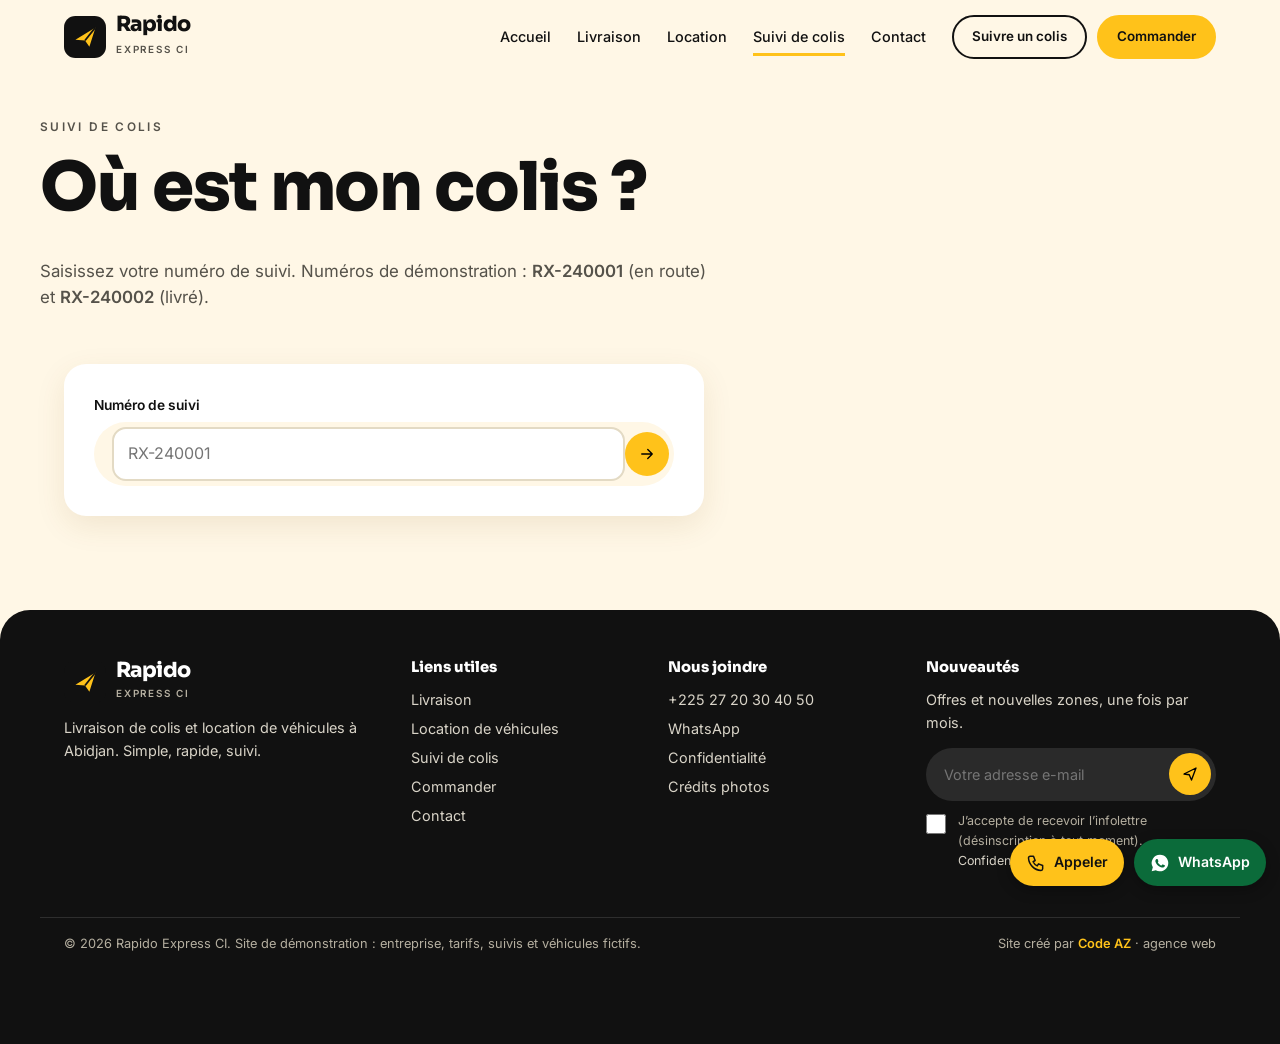
<file: suivi.html>
<!DOCTYPE html>
<html lang="fr">
<head>
<meta charset="utf-8">
<meta name="viewport" content="width=device-width, initial-scale=1">
<title>Suivi de colis · Rapido Express CI</title>
<meta name="description" content="Suivez votre colis étape par étape avec votre numéro de suivi : enregistré, collecté, en route, livré.">
<meta name="theme-color" content="#FFC21A">
<link rel="icon" href="favicon.svg" type="image/svg+xml">
<link rel="preload" href="fonts/sora-latin-800-normal.woff2" as="font" type="font/woff2" crossorigin>
<link rel="preload" href="fonts/inter-latin-400-normal.woff2" as="font" type="font/woff2" crossorigin>
<link rel="stylesheet" href="css/style.css">
</head>
<body data-page="suivi">
<a class="skip" href="#contenu">Aller au contenu</a>
<header class="site-header"><div class="header-in">
<a class="brand" href="index.html" aria-label="Rapido Express CI, accueil"><svg viewBox="0 0 48 48" aria-hidden="true"><rect width="48" height="48" rx="13" fill="#111"/><path d="M13 27L36 13 29 35 24 28z" fill="#FFC21A"/><path d="M24 28L36 13" stroke="#111" stroke-width="2"/></svg><span><b>Rapido</b><small>Express CI</small></span></a>
<button class="menu-btn" type="button" aria-expanded="false" aria-controls="nav" aria-label="Ouvrir le menu"><svg class="" viewBox="0 0 24 24" fill="none" stroke="currentColor" stroke-width="1.8" stroke-linecap="round" stroke-linejoin="round" aria-hidden="true"><path d="M4 7h16M4 12h16M4 17h16"/></svg></button>
<nav class="nav" id="nav" aria-label="Navigation principale"><ul><li><a href="index.html">Accueil</a></li><li><a href="livraison.html">Livraison</a></li><li><a href="location.html">Location</a></li><li><a href="suivi.html" aria-current="page">Suivi de colis</a></li><li><a href="contact.html">Contact</a></li></ul><div class="acts"><a class="btn line sm" href="suivi.html">Suivre un colis</a><a class="btn sm" href="commander.html">Commander</a></div></nav>
</div></header>
<main id="contenu">

<div class="wrap page-title"><span class="eyebrow">Suivi de colis</span><h1>Où est mon colis ?</h1><p>Saisissez votre numéro de suivi. Numéros de démonstration : <strong>RX-240001</strong> (en route) et <strong>RX-240002</strong> (livré).</p></div>
<section style="padding-top:26px"><div class="wrap">
<form id="track" class="card" style="max-width:640px" novalidate aria-label="Suivre un colis"><label class="f" for="t-n">Numéro de suivi</label><div class="pill-in"><input id="t-n" type="text" placeholder="RX-240001" autocomplete="off" required><button type="submit" aria-label="Suivre ce colis"><svg class="" viewBox="0 0 24 24" fill="none" stroke="currentColor" stroke-width="1.8" stroke-linecap="round" stroke-linejoin="round" aria-hidden="true"><path d="M5 12h14M13 6l6 6-6 6"/></svg></button></div><p class="err" id="t-err" style="margin-top:10px">Numéro introuvable. Vérifiez-le ou utilisez un numéro de démonstration.</p></form>
<div class="two" id="found" style="margin-top:26px" hidden>
<div class="card"><span class="status" id="s-status"></span><h2 id="s-title" style="font-size:1.6rem"></h2><p id="s-sub" style="color:var(--muted)"></p>
<div class="bar" role="progressbar" aria-label="Avancement de la livraison" aria-valuemin="0" aria-valuemax="100" id="s-bar"><span id="s-fill"></span></div>
<ol class="timeline" id="s-steps"></ol>
<div class="ln" style="display:flex;justify-content:space-between;border-top:1px solid var(--line);padding-top:12px"><span style="color:var(--muted)">Numéro</span><b id="s-no"></b></div><div class="ln" style="display:flex;justify-content:space-between;padding-top:6px"><span style="color:var(--muted)">Trajet</span><b id="s-route"></b></div><div class="ln" style="display:flex;justify-content:space-between;padding-top:6px"><span style="color:var(--muted)">Arrivée estimée</span><b id="s-eta"></b></div></div>
<div><div class="mapbox"><svg viewBox="0 0 480 280" id="map" role="img" aria-label="Plan schématique du trajet du colis"></svg></div><p style="font-size:.8rem;color:var(--muted);margin:8px 4px 0">Position schématique et données fictives, pour la démonstration.</p></div></div>
</div></section>
</main>
<footer class="site-footer"><div class="foot">
<div><a class="brand" href="index.html"><svg viewBox="0 0 48 48" aria-hidden="true"><rect width="48" height="48" rx="13" fill="#111"/><path d="M13 27L36 13 29 35 24 28z" fill="#FFC21A"/><path d="M24 28L36 13" stroke="#111" stroke-width="2"/></svg><span><b>Rapido</b><small>Express CI</small></span></a><p>Livraison de colis et location de véhicules à Abidjan. Simple, rapide, suivi.</p></div>
<div><h2>Liens utiles</h2><a href="livraison.html">Livraison</a><a href="location.html">Location de véhicules</a><a href="suivi.html">Suivi de colis</a><a href="commander.html">Commander</a><a href="contact.html">Contact</a></div>
<div><h2>Nous joindre</h2><a href="tel:+22527203040500">+225 27 20 30 40 50</a><a href="https://wa.me/2250700000000" rel="noopener">WhatsApp</a><a href="confidentialite.html">Confidentialité</a><a href="confidentialite.html#credits">Crédits photos</a></div>
<div><h2>Nouveautés</h2><p>Offres et nouvelles zones, une fois par mois.</p>
<form id="newsletter" novalidate aria-label="Inscription à l’infolettre"><label class="vh" for="nl-mail">Votre adresse e-mail</label><div class="nl"><input id="nl-mail" type="email" placeholder="Votre adresse e-mail" autocomplete="email" required><button type="submit" aria-label="Je m’inscris"><svg class="" viewBox="0 0 24 24" fill="none" stroke="currentColor" stroke-width="1.8" stroke-linecap="round" stroke-linejoin="round" aria-hidden="true"><path d="M4 12l16-8-6 16-3-7z"/></svg></button></div>
<p class="err" data-err-for="nl-mail">Indiquez une adresse e-mail valide.</p>
<div class="check"><input id="nl-ok" type="checkbox" required><label for="nl-ok">J’accepte de recevoir l’infolettre (désinscription à tout moment). <a href="confidentialite.html" style="display:inline">Confidentialité</a></label></div><p class="err" data-err-for="nl-ok">Le consentement est nécessaire.</p>
<p class="okm" role="status">Merci, votre inscription est prise en compte. (Démonstration : rien n’est envoyé.)</p></form></div>
</div>
<div class="legal"><span>© 2026 Rapido Express CI. Site de démonstration : entreprise, tarifs, suivis et véhicules fictifs.</span><span class="signature">Site créé par <a href="https://agnissanisaac.com" rel="noopener">Code AZ</a> · agence web</span></div>
</footer>
<div class="fab"><a class="call" href="tel:+22527203040500" aria-label="Appeler le +225 27 20 30 40 50"><svg class="" viewBox="0 0 24 24" fill="none" stroke="currentColor" stroke-width="1.8" stroke-linecap="round" stroke-linejoin="round" aria-hidden="true"><path d="M5 4h4l2 5-2.500 1.500a11 11 0 0 0 5 5L15 13l5 2v4a2 2 0 0 1-2 2A16 16 0 0 1 3 6a2 2 0 0 1 2-2z"/></svg><span>Appeler</span></a><a class="wa" href="https://wa.me/2250700000000" rel="noopener" aria-label="Écrire sur WhatsApp"><svg viewBox="0 0 24 24" fill="currentColor" aria-hidden="true"><path d="M12 2a10 10 0 0 0-8.6 15.1L2 22l5-1.3A10 10 0 1 0 12 2zm5.3 14.2c-.2.6-1.3 1.2-1.8 1.2-.5.1-1 .2-3.300-.7-2.800-1.200-4.600-4-4.700-4.200-.1-.2-1.100-1.500-1.100-2.800s.7-2 1-2.300c.2-.3.500-.3.700-.3h.5c.2 0 .4 0 .6.5l.8 2c.1.2.1.4 0 .5l-.4.6c-.1.2-.3.3-.1.6.2.3.8 1.300 1.700 2.100 1.100 1 2.100 1.300 2.400 1.500.3.1.4.1.6-.1l.8-1c.2-.3.4-.2.6-.1l1.900.9c.3.1.5.2.5.3.1.2.1.8-.1 1.400z"/></svg><span>WhatsApp</span></a></div>
<script src="js/data.js"></script>
<script src="js/main.js" defer></script>
</body>
</html>
</file>
<file: css/style.css>
@font-face{font-family:Sora;font-style:normal;font-weight:400;font-display:swap;src:url(../fonts/sora-latin-400-normal.woff2) format("woff2")}
@font-face{font-family:Sora;font-style:normal;font-weight:600;font-display:swap;src:url(../fonts/sora-latin-600-normal.woff2) format("woff2")}
@font-face{font-family:Sora;font-style:normal;font-weight:700;font-display:swap;src:url(../fonts/sora-latin-700-normal.woff2) format("woff2")}
@font-face{font-family:Sora;font-style:normal;font-weight:800;font-display:swap;src:url(../fonts/sora-latin-800-normal.woff2) format("woff2")}
@font-face{font-family:Inter;font-style:normal;font-weight:400;font-display:swap;src:url(../fonts/inter-latin-400-normal.woff2) format("woff2")}
@font-face{font-family:Inter;font-style:normal;font-weight:500;font-display:swap;src:url(../fonts/inter-latin-500-normal.woff2) format("woff2")}
@font-face{font-family:Inter;font-style:normal;font-weight:600;font-display:swap;src:url(../fonts/inter-latin-600-normal.woff2) format("woff2")}
@font-face{font-family:Caveat;font-style:normal;font-weight:600;font-display:swap;src:url(../fonts/caveat-latin-600-normal.woff2) format("woff2")}

:root{
  --jaune:#FFC21A;--jaune-d:#E5A800;
  --noir:#111111;
  --creme:#FFF7E6;
  --creme-2:#FDEFCF;
  --gris:#F2F2F2;
  --vert:#1C8C5A;
  --muted:#55524A;
  --line:#ECE3CE;
  --head:Sora,system-ui,sans-serif;
  --body:Inter,system-ui,-apple-system,"Segoe UI",Roboto,Arial,sans-serif;
  --hand:Caveat,"Segoe Print",cursive;
  --max:1200px;
  --r:22px;
  --sh:0 10px 30px rgba(120,80,0,.10);
}
*{box-sizing:border-box}
html{scroll-behavior:smooth}
body{margin:0;font-family:var(--body);font-size:16px;line-height:1.6;color:var(--noir);background:var(--creme)}
img,svg{max-width:100%;display:block}
img{height:auto}
h1,h2,h3{font-family:var(--head);font-weight:800;line-height:1.08;margin:0 0 .5em;letter-spacing:-.02em}
h1{font-size:clamp(2.4rem,5.4vw,4.2rem)}
h2{font-size:clamp(1.8rem,3.2vw,2.6rem)}
h3{font-size:1.1rem;font-weight:700;letter-spacing:-.01em}
p{margin:0 0 1em}
a{color:var(--noir);text-underline-offset:3px}
:focus-visible{outline:3px solid var(--noir);outline-offset:3px;border-radius:8px}
.wrap{max-width:var(--max);margin:0 auto;padding:0 24px}
.skip{position:absolute;left:-999px;top:0;background:var(--noir);color:#fff;padding:10px 16px;z-index:300}
.skip:focus{left:8px;top:8px}
.vh{position:absolute;left:-999px}
.eyebrow{font-weight:700;font-size:.74rem;letter-spacing:.2em;text-transform:uppercase;color:var(--muted);margin-bottom:14px;display:block}

/* En-tête */
.site-header{background:rgba(255,247,230,.94);backdrop-filter:blur(8px);position:sticky;top:0;z-index:60}
.header-in{display:flex;align-items:center;justify-content:space-between;gap:20px;padding:14px 24px;max-width:var(--max);margin:0 auto}
.brand{display:flex;align-items:center;gap:10px;text-decoration:none;color:var(--noir)}
.brand svg{width:42px;height:42px;flex:none}
.brand b{font-family:var(--head);font-weight:800;font-size:1.3rem;letter-spacing:-.03em;display:block;line-height:1}
.brand small{font-size:.62rem;letter-spacing:.18em;text-transform:uppercase;color:var(--muted);font-weight:600}
.nav{display:flex;align-items:center;gap:26px}
.nav ul{display:flex;gap:26px;list-style:none;margin:0;padding:0}
.nav ul a{text-decoration:none;font-weight:500;font-size:.9rem;padding:8px 0;border-bottom:3px solid transparent}
.nav ul a:hover,.nav ul a[aria-current="page"]{border-bottom-color:var(--jaune)}
.nav .acts{display:flex;gap:10px}
.menu-btn{display:none;background:none;border:2px solid var(--noir);border-radius:12px;width:44px;height:44px;cursor:pointer;color:var(--noir)}
.menu-btn svg{width:22px;height:22px;margin:auto}

.btn{display:inline-flex;align-items:center;justify-content:center;gap:10px;background:var(--jaune);color:var(--noir);text-decoration:none;font-family:var(--body);font-weight:700;font-size:.92rem;padding:13px 24px;border:2px solid var(--jaune);border-radius:999px;cursor:pointer;transition:background .2s;white-space:nowrap}
.btn:hover{background:var(--jaune-d);border-color:var(--jaune-d);color:var(--noir)}
.btn.line{background:transparent;border-color:var(--noir)}
.btn.line:hover{background:var(--noir);color:#fff}
.btn.dark{background:var(--noir);border-color:var(--noir);color:#fff}
.btn.dark:hover{background:#2b2b2b;color:#fff}
.btn.sm{padding:9px 18px;font-size:.84rem}
.btn.block{display:flex;width:100%}
.btn:disabled{opacity:.5;cursor:not-allowed}
.btn svg{width:18px;height:18px}

/* Héros */
.hero{padding:30px 0 50px}
.hero-grid{display:grid;grid-template-columns:1.05fr .95fr;gap:40px;align-items:center}
.hero h1 em{font-style:normal;background:linear-gradient(transparent 62%,var(--jaune) 62%,var(--jaune) 92%,transparent 92%);padding:0 .05em}
.hero .lead{max-width:30em;font-size:1.05rem;color:var(--muted)}
.quick{background:#fff;border-radius:26px;box-shadow:var(--sh);padding:10px;margin-top:26px;max-width:560px}
.tabs{display:flex;gap:6px;padding:6px;background:var(--creme);border-radius:999px;margin-bottom:14px}
.tabs button{flex:1;border:0;background:transparent;font:inherit;font-weight:700;font-size:.85rem;padding:10px 12px;border-radius:999px;cursor:pointer;color:var(--muted)}
.tabs button[aria-selected="true"]{background:var(--noir);color:#fff}
.quick form{padding:4px 12px 12px}
.quick .row{display:grid;grid-template-columns:1fr 1fr;gap:10px}
.quick label{display:block;font-size:.72rem;font-weight:700;letter-spacing:.06em;text-transform:uppercase;color:var(--muted);margin:0 0 4px 2px}
.quick .f{margin-bottom:10px}
.pill-in{display:flex;background:var(--creme);border-radius:999px;padding:5px 5px 5px 18px;align-items:center}
.pill-in input{flex:1;min-width:0;border:0;background:transparent;font:inherit;padding:10px 0}
.pill-in input:focus{outline:0}
.pill-in:focus-within{box-shadow:0 0 0 3px var(--noir)}
.pill-in button{width:44px;height:44px;border-radius:50%;border:0;background:var(--jaune);cursor:pointer;display:grid;place-items:center}
.pill-in svg{width:18px;height:18px}
.heropic{position:relative}
.heropic>img{width:100%;border-radius:32px;aspect-ratio:4/3.4;object-fit:cover;box-shadow:var(--sh)}
.note-hand{position:absolute;top:-14px;right:10px;font-family:var(--hand);font-size:1.7rem;line-height:1;transform:rotate(-6deg);text-align:center;background:var(--jaune);padding:10px 18px;border-radius:16px;box-shadow:var(--sh)}
.heropic .chip{position:absolute;left:16px;bottom:16px;background:#fff;border-radius:16px;padding:10px 16px;box-shadow:var(--sh);font-size:.82rem;display:flex;gap:10px;align-items:center}
.heropic .chip i{width:10px;height:10px;border-radius:50%;background:var(--vert);box-shadow:0 0 0 4px rgba(28,140,90,.2)}

/* Atouts */
.feat{display:grid;grid-template-columns:repeat(4,1fr);gap:14px}
.feat div{display:flex;align-items:center;gap:14px;padding:10px 6px}
.feat .ic{width:54px;height:54px;border-radius:50%;background:var(--creme-2);display:grid;place-items:center;flex:none}
.feat .ic svg{width:26px;height:26px}
.feat b{display:block;font-family:var(--head);font-size:.92rem}
.feat span{font-size:.8rem;color:var(--muted);line-height:1.35;display:block}

section{padding:64px 0}
.head{display:flex;justify-content:space-between;align-items:end;gap:20px;margin-bottom:30px;flex-wrap:wrap}
.head h2{margin:0}
.head p{margin:6px 0 0;color:var(--muted)}
.more{font-weight:700;font-size:.9rem}
.white{background:#fff}

/* Services */
.svc{display:grid;grid-template-columns:repeat(4,1fr);gap:18px}
.scard{background:#fff;border-radius:var(--r);box-shadow:var(--sh);overflow:hidden;text-decoration:none;color:var(--noir);display:flex;flex-direction:column;transition:transform .2s}
.scard:hover{transform:translateY(-4px)}
.scard .pic{aspect-ratio:4/3;background:var(--creme-2);display:grid;place-items:center;overflow:hidden}
.scard .pic img{width:100%;height:100%;object-fit:cover}
.scard .pic svg{width:70%;height:auto}
.scard .t{padding:18px 20px 20px;display:flex;flex-direction:column;flex:1}
.scard p{font-size:.85rem;color:var(--muted);margin:4px 0 12px}
.go{margin-top:auto;align-self:flex-end;width:36px;height:36px;border-radius:50%;background:var(--jaune);display:grid;place-items:center}
.go svg{width:16px;height:16px}

/* Bandeau sombre */
.promo{position:relative;border-radius:30px;overflow:hidden;background:var(--noir);color:#fff;padding:54px 50px;display:grid;grid-template-columns:1fr 1fr;gap:20px;align-items:center;min-height:300px}
.promo>img{position:absolute;inset:0;width:100%;height:100%;object-fit:cover;opacity:.55}
.promo::before{content:"";position:absolute;inset:0;background:linear-gradient(90deg,rgba(17,17,17,.94),rgba(17,17,17,.4));z-index:1}
.promo>div{position:relative;z-index:2}
.promo h2{color:#fff}
.promo h2 em{font-style:normal;color:var(--jaune)}
.promo p{color:#E4E0D6;max-width:28em}
.promo .tagoffer{display:inline-block;font-family:var(--hand);font-size:1.6rem;color:var(--jaune);margin-bottom:6px}
.code{display:inline-block;border:2px dashed var(--jaune);color:var(--jaune);font-weight:700;letter-spacing:.14em;padding:6px 14px;border-radius:10px;margin:0 0 18px}

/* Étapes */
.steps3{display:grid;grid-template-columns:repeat(3,1fr);gap:20px}
.steps3 div{background:#fff;border-radius:var(--r);padding:28px;box-shadow:var(--sh)}
.steps3 b.n{display:grid;place-items:center;width:46px;height:46px;border-radius:50%;background:var(--jaune);font-family:var(--head);font-size:1.3rem;margin-bottom:14px}
.steps3 p{color:var(--muted);margin:0;font-size:.92rem}

/* Zones */
.zones{display:grid;grid-template-columns:repeat(5,1fr);gap:14px}
.zone{background:#fff;border-radius:18px;overflow:hidden;box-shadow:var(--sh);text-decoration:none;color:var(--noir)}
.zone img{width:100%;aspect-ratio:4/3;object-fit:cover}
.zone .b{padding:12px 14px 14px;display:flex;justify-content:space-between;align-items:center;gap:8px}
.zone b{font-family:var(--head);font-size:.98rem;display:block}
.zone small{color:var(--muted);font-size:.78rem}
.zone.all{background:var(--jaune);display:grid;place-items:center;text-align:center;padding:20px}
.zone.all svg{width:54px;height:54px;margin:0 auto 10px}
table{width:100%;border-collapse:collapse;background:#fff;border-radius:18px;overflow:hidden;box-shadow:var(--sh)}
th,td{text-align:left;padding:12px 18px}
thead th{background:var(--noir);color:#fff;font-family:var(--head);font-size:.85rem}
td{border-top:1px solid var(--line);font-size:.93rem}

/* Flotte */
.fleet{display:grid;grid-template-columns:repeat(5,1fr);gap:14px}
.fleet div{background:#fff;border-radius:var(--r);padding:18px 14px;text-align:center;box-shadow:var(--sh)}
.fleet svg{width:100%;height:auto;margin-bottom:8px}
.fleet b{font-family:var(--head);font-size:.95rem;display:block}
.fleet span{font-size:.8rem;color:var(--muted)}
.pr{font-weight:700;color:var(--noir)}

/* Avis + entreprise */
.reviews{display:grid;grid-template-columns:repeat(3,1fr);gap:18px}
.review{background:#fff;border-radius:var(--r);padding:26px;box-shadow:var(--sh);margin:0}
.review .st{letter-spacing:3px}
.review footer{font-weight:700}
.review footer span{display:block;font-weight:400;font-size:.86rem;color:var(--muted)}
.biz{background:var(--jaune);border-radius:30px;padding:46px 50px;display:grid;grid-template-columns:1.3fr 1fr;gap:30px;align-items:center}
.biz ul{margin:10px 0 0;padding-left:1.2em}

/* Calculateur, cartes */
.card{background:#fff;border-radius:var(--r);box-shadow:var(--sh);padding:30px}
.card h2{font-size:1.7rem}
.two{display:grid;grid-template-columns:1fr 1fr;gap:26px;align-items:start}
label.f,legend{display:block;font-weight:600;font-size:.86rem;margin-bottom:6px;padding:0}
select,input[type=text],input[type=tel],input[type=date],input[type=datetime-local],input[type=email],textarea{width:100%;font:inherit;padding:12px 14px;border:2px solid #E3DAC4;border-radius:14px;background:#fff;color:var(--noir)}
select:focus,input:focus,textarea:focus{outline:3px solid var(--noir);outline-offset:1px;border-color:transparent}
.field{margin-bottom:16px}
.row2{display:grid;grid-template-columns:1fr 1fr;gap:0 14px}
.result{background:var(--noir);color:#fff;border-radius:20px;padding:24px;margin-top:8px}
.result .k{font-size:.74rem;letter-spacing:.14em;text-transform:uppercase;color:#C8C2B2}
.result .big{font-family:var(--head);font-weight:800;font-size:clamp(1.8rem,3.4vw,2.6rem);color:var(--jaune);line-height:1.1;margin:6px 0}
.result .ln{display:flex;justify-content:space-between;gap:10px;padding:6px 0;border-top:1px solid rgba(255,255,255,.15);font-size:.9rem}
.result p{font-size:.78rem;color:#C8C2B2;margin:10px 0 0}
.mapbox{background:#fff;border-radius:var(--r);box-shadow:var(--sh);padding:14px}
.mapbox svg{width:100%;height:auto;border-radius:14px}
.mapbox text{font-family:var(--body);font-size:9.5px;fill:#55524A;font-weight:600}
.check{display:flex;gap:12px;align-items:flex-start;margin:10px 0 16px}
.check input{width:20px;height:20px;margin:3px 0 0;flex:none;accent-color:var(--noir)}
.check label{font-size:.88rem}
.err{color:#A11212;font-size:.84rem;font-weight:500;margin:5px 0 0;display:none}
.err.show{display:block}
.notice{background:var(--creme-2);border-radius:14px;padding:12px 16px;font-size:.86rem;margin-bottom:16px}
.ok{display:none;text-align:center;padding:14px 0}
.ok.show{display:block}
.ok .chk{width:70px;height:70px;border-radius:50%;background:var(--vert);color:#fff;display:grid;place-items:center;margin:0 auto 14px}
.ok .chk svg{width:34px;height:34px}
.ok .ref{font-family:var(--head);font-size:1.7rem;font-weight:800;background:var(--creme-2);border-radius:12px;padding:8px 18px;display:inline-block}

/* Suivi */
.timeline{list-style:none;margin:20px 0;padding:0}
.timeline li{display:grid;grid-template-columns:30px 1fr;gap:14px;padding-bottom:22px;position:relative;color:var(--muted)}
.timeline li::before{content:"";width:26px;height:26px;border-radius:50%;background:#fff;border:3px solid #CFC7B2;margin-top:2px}
.timeline li::after{content:"";position:absolute;left:12px;top:30px;bottom:0;width:3px;background:#E3DAC4}
.timeline li:last-child::after{display:none}
.timeline li.done{color:var(--noir)}
.timeline li.done::before{background:var(--vert);border-color:var(--vert)}
.timeline li.done::after{background:var(--vert)}
.timeline li.now{color:var(--noir)}
.timeline li.now::before{background:var(--jaune);border-color:var(--noir)}
.timeline b{display:block;font-family:var(--head);font-size:1rem}
.timeline small{font-size:.82rem}
.bar{height:12px;border-radius:999px;background:#E9E0CA;overflow:hidden;margin:10px 0 6px}
.bar span{display:block;height:100%;background:var(--vert);border-radius:999px;transition:width .6s}
.status{display:inline-block;background:var(--jaune);font-weight:700;font-size:.78rem;padding:4px 12px;border-radius:999px;margin-bottom:8px}
.status.ok2{background:#D4EEDF;color:#0F5F3B}

/* Location */
.filters{display:flex;flex-wrap:wrap;gap:16px 24px;align-items:end;margin-bottom:26px}
.filters label{display:block;font-size:.74rem;font-weight:700;letter-spacing:.06em;text-transform:uppercase;color:var(--muted);margin-bottom:6px}
.chips{display:flex;flex-wrap:wrap;gap:8px}
.chips button{font:inherit;font-weight:600;font-size:.85rem;padding:9px 18px;border-radius:999px;border:2px solid var(--noir);background:#fff;cursor:pointer}
.chips button[aria-pressed="true"]{background:var(--noir);color:#fff}
.cars{display:grid;grid-template-columns:repeat(4,1fr);gap:18px}
.car{background:#fff;border-radius:var(--r);box-shadow:var(--sh);padding:16px;display:flex;flex-direction:column}
.car[hidden]{display:none}
.car .v{background:var(--creme-2);border-radius:16px;padding:10px}
.car h3{margin:14px 0 4px}
.car ul{list-style:none;margin:0 0 10px;padding:0;font-size:.82rem;color:var(--muted)}
.car li{padding:1px 0}
.car .p{font-family:var(--head);font-weight:800;font-size:1.3rem;margin-top:auto}
.car .p small{font-family:var(--body);font-weight:500;font-size:.75rem;color:var(--muted)}
.car .tot{font-size:.82rem;color:var(--vert);font-weight:600;min-height:1.3em;margin:2px 0 10px}
.car .btn{width:100%}
.contact-grid{display:grid;grid-template-columns:1fr 1fr;gap:26px;align-items:start}
.info dt{font-weight:700;margin-top:14px}
.info dd{margin:0}
.page-title{padding:44px 0 10px}
.page-title p{color:var(--muted);max-width:40em;font-size:1.05rem}
.prose{max-width:720px}.prose h2{font-size:1.6rem;margin-top:1.4em}
.credits{columns:2;column-gap:40px;font-size:.85rem;color:var(--muted);padding-left:1.1em}
.credits li{margin-bottom:6px;break-inside:avoid}
.progress{display:flex;list-style:none;margin:0 0 22px;padding:0}
.progress li{flex:1;text-align:center;font-weight:600;font-size:.76rem;color:var(--muted);position:relative}
.progress li::before{content:attr(data-n);display:grid;place-items:center;width:38px;height:38px;border-radius:50%;background:#fff;border:2px solid var(--noir);margin:0 auto 6px;font-family:var(--head);font-weight:800;position:relative;z-index:1}
.progress li::after{content:"";position:absolute;top:18px;left:50%;width:100%;height:2px;background:#DDD3BC}
.progress li:last-child::after{display:none}
.progress li.on{color:var(--noir)}
.progress li.on::before{background:var(--jaune)}
.progress li.done::before{background:var(--noir);color:#fff;content:"✓"}
.step{display:none}.step.on{display:block}
.nav-btns{display:flex;justify-content:space-between;gap:12px;margin-top:16px}
.opt{display:flex;align-items:center;gap:12px;padding:14px 16px;border:2px solid #E3DAC4;border-radius:16px;margin-bottom:10px;cursor:pointer;background:#fff}
.opt input{width:20px;height:20px;accent-color:var(--noir);flex:none}
.opt span{flex:1}
.opt b{font-family:var(--head)}
.opt small{display:block;color:var(--muted)}
.opt .pp{font-family:var(--head);font-weight:800}
.opt:has(input:checked){border-color:var(--noir);background:var(--creme-2)}

/* Pied de page */
.site-footer{background:var(--noir);color:#D9D4C8;border-radius:30px 30px 0 0;margin-top:30px;font-size:.9rem}
.foot{display:grid;grid-template-columns:1.4fr 1fr 1fr 1.3fr;gap:34px;padding:50px 24px 30px;max-width:var(--max);margin:0 auto}
.site-footer h2{font-family:var(--head);font-size:.92rem;color:#fff;margin-bottom:12px;letter-spacing:0}
.site-footer a{color:#D9D4C8;text-decoration:none;display:block;margin-bottom:6px}
.site-footer a:hover{color:#fff;text-decoration:underline}
.site-footer .brand{color:#fff;margin-bottom:12px;display:flex}
.site-footer .brand small{color:#B5AFA0}
.nl{display:flex;background:#2A2A2A;border-radius:999px;padding:5px 5px 5px 18px}
.nl input{flex:1;min-width:0;border:0;background:transparent;color:#fff;font:inherit;padding:10px 0;border-radius:0}
.nl input:focus{outline:0}
.nl:focus-within{box-shadow:0 0 0 3px var(--jaune)}
.nl button{width:42px;height:42px;border-radius:50%;border:0;background:var(--jaune);cursor:pointer;display:grid;place-items:center;flex:none}
.nl svg{width:18px;height:18px}
.site-footer .check label{color:#B5AFA0;font-size:.78rem}
.site-footer .err{color:#FFB4A8}
.site-footer .okm{background:#1d3a2c;color:#fff;border-radius:12px;padding:10px 14px;margin-top:10px;display:none}
.site-footer .okm.show{display:block}
.legal{border-top:1px solid rgba(255,255,255,.12);max-width:var(--max);margin:0 auto;padding:16px 24px 90px;display:flex;flex-wrap:wrap;justify-content:space-between;gap:10px;font-size:.8rem;color:#B5AFA0}
.signature a{display:inline;color:var(--jaune);font-weight:600}
.fab{position:fixed;right:14px;bottom:14px;z-index:70;display:flex;gap:10px}
.fab a{display:flex;align-items:center;gap:8px;text-decoration:none;font-weight:700;font-size:.88rem;padding:12px 16px;border-radius:999px;box-shadow:0 4px 14px rgba(0,0,0,.3)}
.fab .call{background:var(--jaune);color:var(--noir)}
.fab .wa{background:#0B6B3A;color:#fff}
.fab svg{width:20px;height:20px}

@media (max-width:1100px){
  .svc,.cars{grid-template-columns:repeat(2,1fr)}
  .zones{grid-template-columns:repeat(3,1fr)}
  .fleet{grid-template-columns:repeat(3,1fr)}
  .two,.contact-grid,.biz,.promo{grid-template-columns:1fr}
  .foot{grid-template-columns:1fr 1fr}
}
@media (max-width:900px){
  .menu-btn{display:grid}
  .nav{position:absolute;left:0;right:0;top:100%;background:var(--creme);padding:10px 24px 22px;flex-direction:column;align-items:stretch;display:none;gap:14px;box-shadow:0 14px 24px rgba(0,0,0,.1)}
  .nav.open{display:flex}
  .nav ul{flex-direction:column;gap:2px}
  .nav ul a{display:block;padding:12px 0;border:0}
  .hero-grid{grid-template-columns:1fr}
  .heropic{order:-1}
  .feat{grid-template-columns:1fr 1fr}
  .steps3,.reviews{grid-template-columns:1fr}
  .promo,.biz{padding:32px 26px}
  section{padding:46px 0}
  .credits{columns:1}
}
@media (max-width:600px){
  .svc,.cars{grid-template-columns:1fr}
  .zones{grid-template-columns:1fr 1fr}
  .fleet{grid-template-columns:1fr 1fr}
  .quick .row,.row2{grid-template-columns:1fr}
  .feat{grid-template-columns:1fr}
  .foot{grid-template-columns:1fr}
  .fab a span{display:none}.fab a{padding:14px}
}
@media (prefers-reduced-motion:reduce){html{scroll-behavior:auto}*{animation:none!important;transition:none!important}}
.tagoffer{display:inline-block;font-family:var(--hand);font-size:1.6rem;color:var(--jaune);margin-bottom:6px}
.steps3 .n{display:grid}
.zone.all small{color:var(--noir)}
.mapbox svg{min-height:260px}

[hidden]{display:none!important}
</file>
